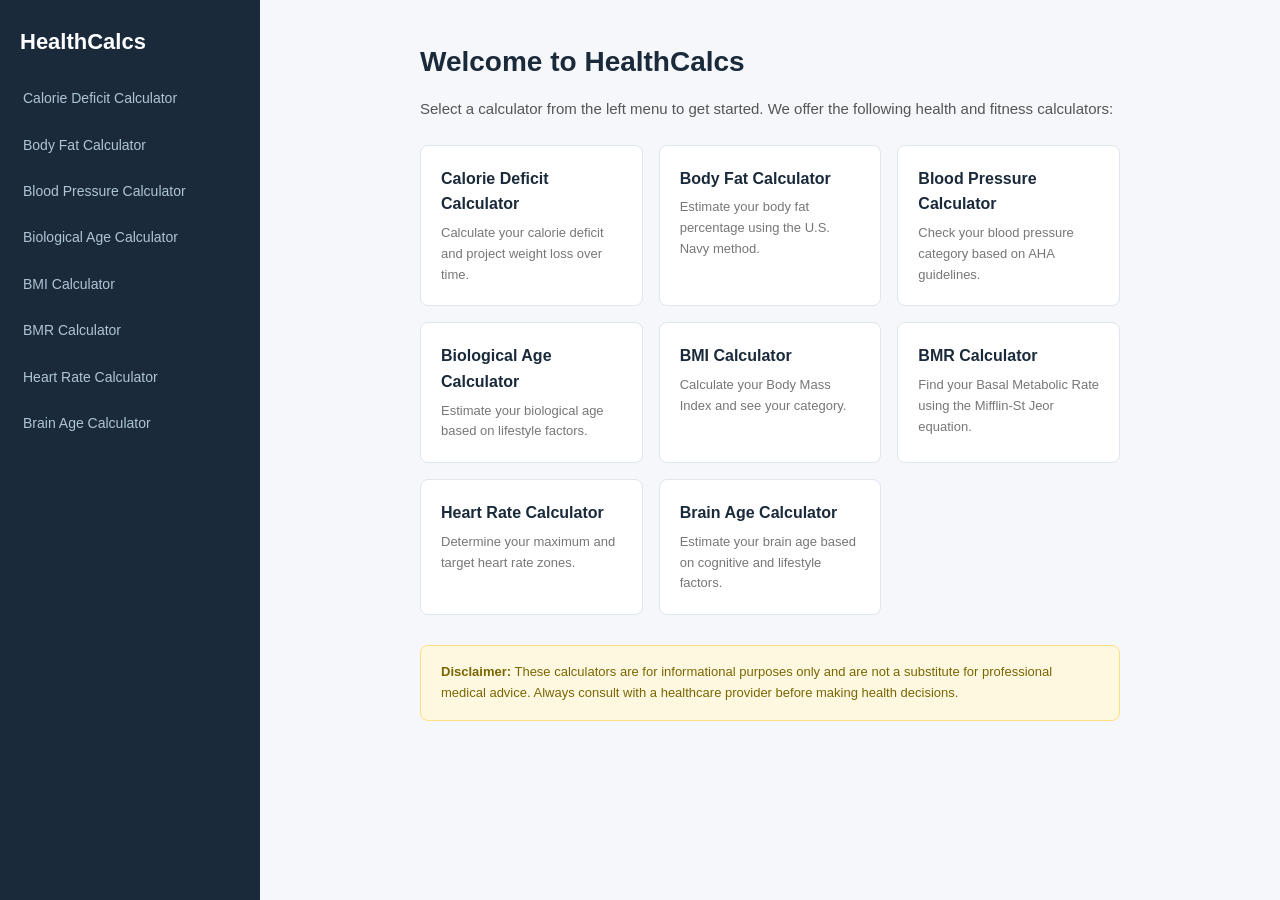
<file: index.html>
<!DOCTYPE html>
<html lang="en">
<head>
    <meta charset="UTF-8">
    <meta name="viewport" content="width=device-width, initial-scale=1.0">
    <title>Health Calculators</title>
    <link rel="stylesheet" href="css/style.css">
</head>
<body>
    <div class="layout">
        <aside class="sidebar">
            <div class="sidebar-header">
                <h1><a href="index.html">HealthCalcs</a></h1>
            </div>
            <nav class="sidebar-nav">
                <ul>
                    <li><a href="calorie-deficit.html">Calorie Deficit Calculator</a></li>
                    <li><a href="body-fat.html">Body Fat Calculator</a></li>
                    <li><a href="blood-pressure.html">Blood Pressure Calculator</a></li>
                    <li><a href="biological-age.html">Biological Age Calculator</a></li>
                    <li><a href="bmi.html">BMI Calculator</a></li>
                    <li><a href="bmr.html">BMR Calculator</a></li>
                    <li><a href="heart-rate.html">Heart Rate Calculator</a></li>
                    <li><a href="brain-age.html">Brain Age Calculator</a></li>
                </ul>
            </nav>
        </aside>
        <main class="content">
            <div class="content-inner">
                <h2>Welcome to HealthCalcs</h2>
                <p>Select a calculator from the left menu to get started. We offer the following health and fitness calculators:</p>
                <div class="card-grid">
                    <a href="calorie-deficit.html" class="card">
                        <h3>Calorie Deficit Calculator</h3>
                        <p>Calculate your calorie deficit and project weight loss over time.</p>
                    </a>
                    <a href="body-fat.html" class="card">
                        <h3>Body Fat Calculator</h3>
                        <p>Estimate your body fat percentage using the U.S. Navy method.</p>
                    </a>
                    <a href="blood-pressure.html" class="card">
                        <h3>Blood Pressure Calculator</h3>
                        <p>Check your blood pressure category based on AHA guidelines.</p>
                    </a>
                    <a href="biological-age.html" class="card">
                        <h3>Biological Age Calculator</h3>
                        <p>Estimate your biological age based on lifestyle factors.</p>
                    </a>
                    <a href="bmi.html" class="card">
                        <h3>BMI Calculator</h3>
                        <p>Calculate your Body Mass Index and see your category.</p>
                    </a>
                    <a href="bmr.html" class="card">
                        <h3>BMR Calculator</h3>
                        <p>Find your Basal Metabolic Rate using the Mifflin-St Jeor equation.</p>
                    </a>
                    <a href="heart-rate.html" class="card">
                        <h3>Heart Rate Calculator</h3>
                        <p>Determine your maximum and target heart rate zones.</p>
                    </a>
                    <a href="brain-age.html" class="card">
                        <h3>Brain Age Calculator</h3>
                        <p>Estimate your brain age based on cognitive and lifestyle factors.</p>
                    </a>
                </div>
                <div class="disclaimer">
                    <p><strong>Disclaimer:</strong> These calculators are for informational purposes only and are not a substitute for professional medical advice. Always consult with a healthcare provider before making health decisions.</p>
                </div>
            </div>
        </main>
    </div>
</body>
</html>
</file>
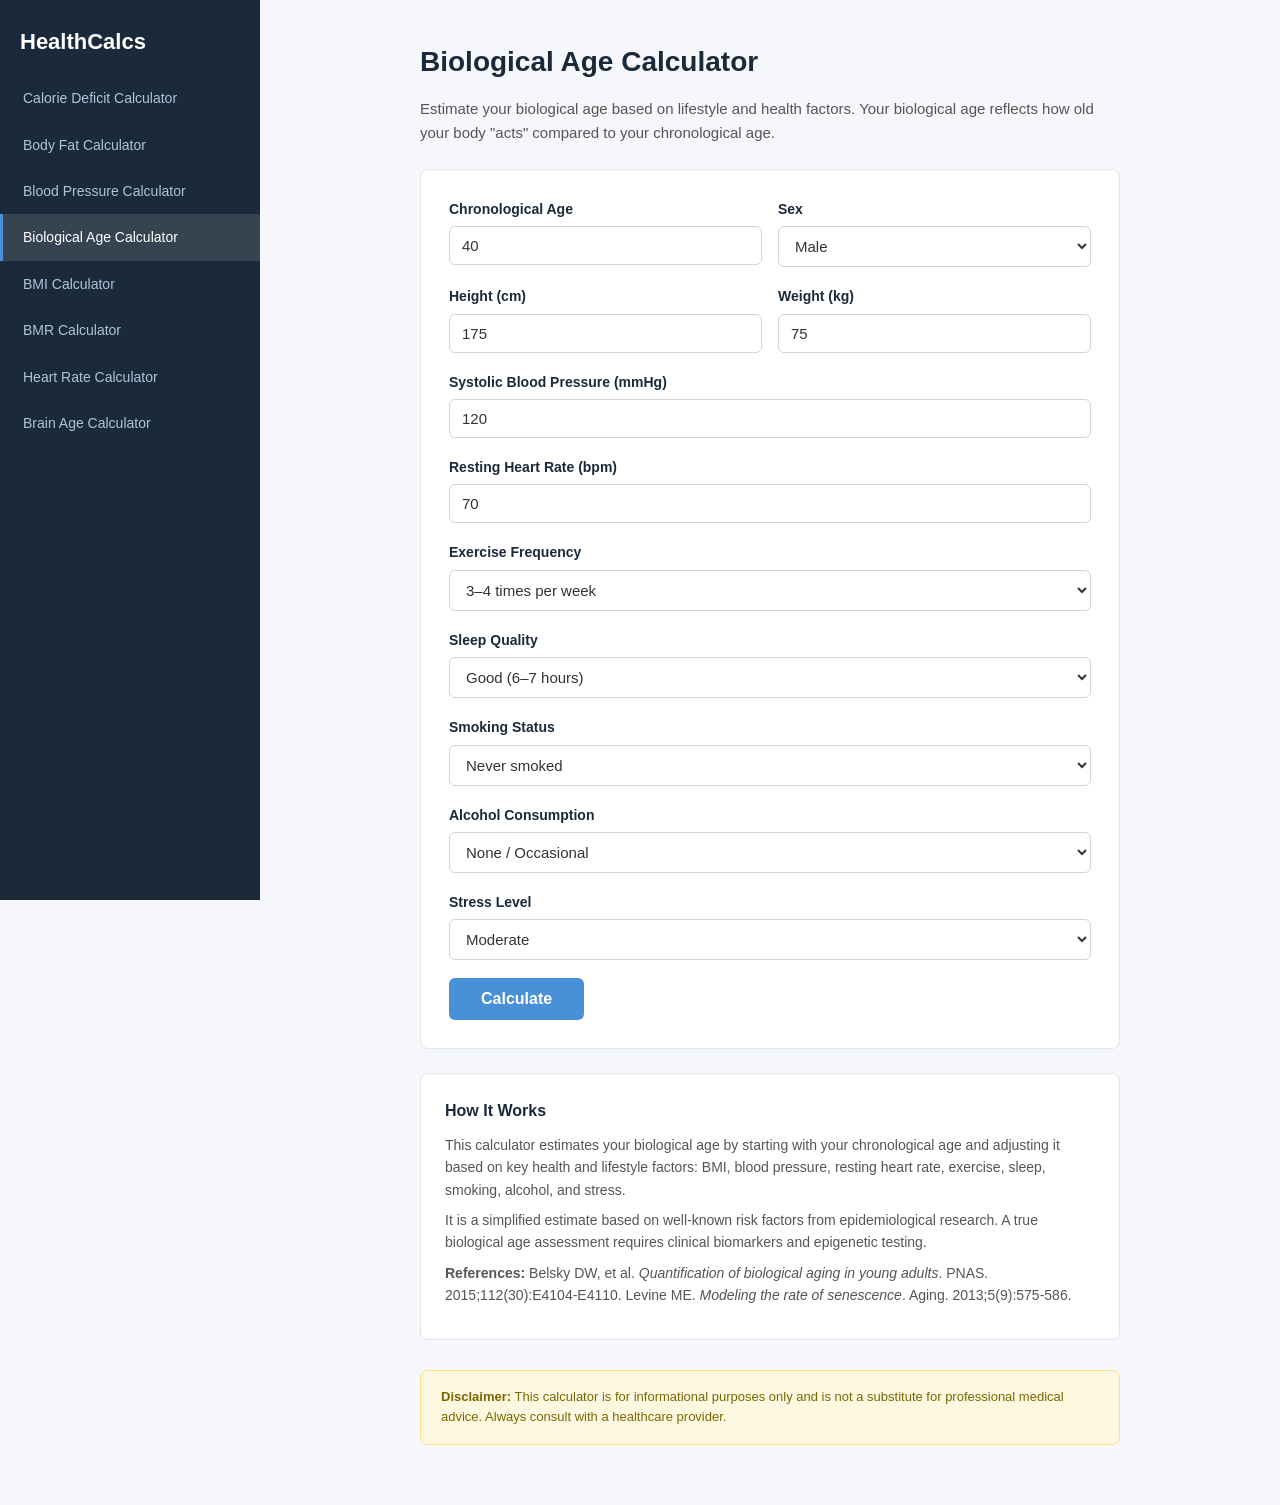
<file: biological-age.html>
<!DOCTYPE html>
<html lang="en">
<head>
    <meta charset="UTF-8">
    <meta name="viewport" content="width=device-width, initial-scale=1.0">
    <title>Biological Age Calculator</title>
    <link rel="stylesheet" href="css/style.css">
</head>
<body>
    <div class="layout">
        <aside class="sidebar">
            <div class="sidebar-header">
                <h1><a href="index.html">HealthCalcs</a></h1>
            </div>
            <nav class="sidebar-nav">
                <ul>
                    <li><a href="calorie-deficit.html">Calorie Deficit Calculator</a></li>
                    <li><a href="body-fat.html">Body Fat Calculator</a></li>
                    <li><a href="blood-pressure.html">Blood Pressure Calculator</a></li>
                    <li><a href="biological-age.html" class="active">Biological Age Calculator</a></li>
                    <li><a href="bmi.html">BMI Calculator</a></li>
                    <li><a href="bmr.html">BMR Calculator</a></li>
                    <li><a href="heart-rate.html">Heart Rate Calculator</a></li>
                    <li><a href="brain-age.html">Brain Age Calculator</a></li>
                </ul>
            </nav>
        </aside>
        <main class="content">
            <div class="content-inner">
                <h2>Biological Age Calculator</h2>
                <p>Estimate your biological age based on lifestyle and health factors. Your biological age reflects how old your body "acts" compared to your chronological age.</p>

                <form class="calc-form" id="calcForm">
                    <div class="form-row">
                        <div class="form-group">
                            <label>Chronological Age</label>
                            <input type="number" id="age" min="18" max="100" value="40" required>
                        </div>
                        <div class="form-group">
                            <label>Sex</label>
                            <select id="sex">
                                <option value="male">Male</option>
                                <option value="female">Female</option>
                            </select>
                        </div>
                    </div>
                    <div class="form-row">
                        <div class="form-group">
                            <label>Height (cm)</label>
                            <input type="number" id="height" min="100" max="250" value="175" required>
                        </div>
                        <div class="form-group">
                            <label>Weight (kg)</label>
                            <input type="number" id="weight" min="30" max="300" value="75" step="0.1" required>
                        </div>
                    </div>
                    <div class="form-group">
                        <label>Systolic Blood Pressure (mmHg)</label>
                        <input type="number" id="bp" min="80" max="220" value="120" required>
                    </div>
                    <div class="form-group">
                        <label>Resting Heart Rate (bpm)</label>
                        <input type="number" id="rhr" min="30" max="150" value="70" required>
                    </div>
                    <div class="form-group">
                        <label>Exercise Frequency</label>
                        <select id="exercise">
                            <option value="-3">Rarely / Never</option>
                            <option value="-1">1–2 times per week</option>
                            <option value="0" selected>3–4 times per week</option>
                            <option value="2">5+ times per week</option>
                        </select>
                    </div>
                    <div class="form-group">
                        <label>Sleep Quality</label>
                        <select id="sleep">
                            <option value="3">Excellent (7–8 hours, restful)</option>
                            <option value="0" selected>Good (6–7 hours)</option>
                            <option value="-2">Poor (less than 6 hours or restless)</option>
                        </select>
                    </div>
                    <div class="form-group">
                        <label>Smoking Status</label>
                        <select id="smoking">
                            <option value="0" selected>Never smoked</option>
                            <option value="-2">Former smoker</option>
                            <option value="-6">Current smoker</option>
                        </select>
                    </div>
                    <div class="form-group">
                        <label>Alcohol Consumption</label>
                        <select id="alcohol">
                            <option value="0" selected>None / Occasional</option>
                            <option value="-1">Moderate (1–2 drinks/day)</option>
                            <option value="-3">Heavy (3+ drinks/day)</option>
                        </select>
                    </div>
                    <div class="form-group">
                        <label>Stress Level</label>
                        <select id="stress">
                            <option value="2">Low</option>
                            <option value="0" selected>Moderate</option>
                            <option value="-3">High</option>
                        </select>
                    </div>
                    <button type="submit" class="btn">Calculate</button>
                </form>

                <div class="result-box" id="result">
                    <h3>Your Results</h3>
                    <div id="resultContent"></div>
                </div>

                <div class="info-box">
                    <h3>How It Works</h3>
                    <p>This calculator estimates your biological age by starting with your chronological age and adjusting it based on key health and lifestyle factors: BMI, blood pressure, resting heart rate, exercise, sleep, smoking, alcohol, and stress.</p>
                    <p>It is a simplified estimate based on well-known risk factors from epidemiological research. A true biological age assessment requires clinical biomarkers and epigenetic testing.</p>
                    <p><strong>References:</strong> Belsky DW, et al. <em>Quantification of biological aging in young adults</em>. PNAS. 2015;112(30):E4104-E4110. Levine ME. <em>Modeling the rate of senescence</em>. Aging. 2013;5(9):575-586.</p>
                </div>

                <div class="disclaimer">
                    <p><strong>Disclaimer:</strong> This calculator is for informational purposes only and is not a substitute for professional medical advice. Always consult with a healthcare provider.</p>
                </div>
            </div>
        </main>
    </div>
    <script>
    document.getElementById('calcForm').addEventListener('submit', function(e) {
        e.preventDefault();
        var age = parseFloat(document.getElementById('age').value);
        var height = parseFloat(document.getElementById('height').value);
        var weight = parseFloat(document.getElementById('weight').value);
        var bp = parseFloat(document.getElementById('bp').value);
        var rhr = parseFloat(document.getElementById('rhr').value);
        var exercise = parseFloat(document.getElementById('exercise').value);
        var sleep = parseFloat(document.getElementById('sleep').value);
        var smoking = parseFloat(document.getElementById('smoking').value);
        var alcohol = parseFloat(document.getElementById('alcohol').value);
        var stress = parseFloat(document.getElementById('stress').value);

        // BMI adjustment
        var bmi = weight / Math.pow(height / 100, 2);
        var bmiAdj = 0;
        if (bmi < 18.5) bmiAdj = -1;
        else if (bmi >= 18.5 && bmi < 25) bmiAdj = 2;
        else if (bmi >= 25 && bmi < 30) bmiAdj = -1;
        else if (bmi >= 30 && bmi < 35) bmiAdj = -3;
        else if (bmi >= 35) bmiAdj = -5;

        // Blood pressure adjustment
        var bpAdj = 0;
        if (bp < 120) bpAdj = 2;
        else if (bp >= 120 && bp < 130) bpAdj = 0;
        else if (bp >= 130 && bp < 140) bpAdj = -2;
        else if (bp >= 140 && bp < 160) bpAdj = -4;
        else if (bp >= 160) bpAdj = -7;

        // Resting heart rate adjustment
        var rhrAdj = 0;
        if (rhr < 60) rhrAdj = 2;
        else if (rhr >= 60 && rhr < 70) rhrAdj = 1;
        else if (rhr >= 70 && rhr < 80) rhrAdj = 0;
        else if (rhr >= 80 && rhr < 90) rhrAdj = -1;
        else if (rhr >= 90) rhrAdj = -3;

        var totalAdj = bmiAdj + bpAdj + rhrAdj + exercise + sleep + smoking + alcohol + stress;
        var bioAge = Math.round((age + totalAdj) * 10) / 10;
        bioAge = Math.max(bioAge, 18);

        var diff = bioAge - age;
        var diffText, diffColor;
        if (diff < -1) {
            diffText = Math.abs(diff).toFixed(1) + ' years younger than your chronological age. Great job!';
            diffColor = '#27ae60';
        } else if (diff > 1) {
            diffText = diff.toFixed(1) + ' years older than your chronological age. Consider lifestyle improvements.';
            diffColor = '#e74c3c';
        } else {
            diffText = 'About the same as your chronological age. Keep maintaining healthy habits!';
            diffColor = '#f39c12';
        }

        var html = '<div class="result-label">Your estimated biological age:</div>';
        html += '<div class="big-number">' + bioAge + '</div>';
        html += '<div class="result-label" style="color:' + diffColor + ';">' + diffText + '</div>';
        html += '<table>';
        html += '<tr><th>Factor</th><th>Adjustment</th></tr>';
        html += '<tr><td>BMI (' + bmi.toFixed(1) + ')</td><td>' + (bmiAdj > 0 ? '+' : '') + bmiAdj + ' yrs</td></tr>';
        html += '<tr><td>Blood Pressure (' + bp + ' mmHg)</td><td>' + (bpAdj > 0 ? '+' : '') + bpAdj + ' yrs</td></tr>';
        html += '<tr><td>Resting Heart Rate (' + rhr + ' bpm)</td><td>' + (rhrAdj > 0 ? '+' : '') + rhrAdj + ' yrs</td></tr>';
        html += '<tr><td>Exercise</td><td>' + (exercise > 0 ? '+' : '') + exercise + ' yrs</td></tr>';
        html += '<tr><td>Sleep</td><td>' + (sleep > 0 ? '+' : '') + sleep + ' yrs</td></tr>';
        html += '<tr><td>Smoking</td><td>' + smoking + ' yrs</td></tr>';
        html += '<tr><td>Alcohol</td><td>' + alcohol + ' yrs</td></tr>';
        html += '<tr><td>Stress</td><td>' + (stress > 0 ? '+' : '') + stress + ' yrs</td></tr>';
        html += '<tr style="font-weight:700;"><td>Total Adjustment</td><td>' + (totalAdj > 0 ? '+' : '') + totalAdj + ' yrs</td></tr>';
        html += '</table>';
        document.getElementById('resultContent').innerHTML = html;
        document.getElementById('result').classList.add('show');
    });
    </script>
</body>
</html>
</file>
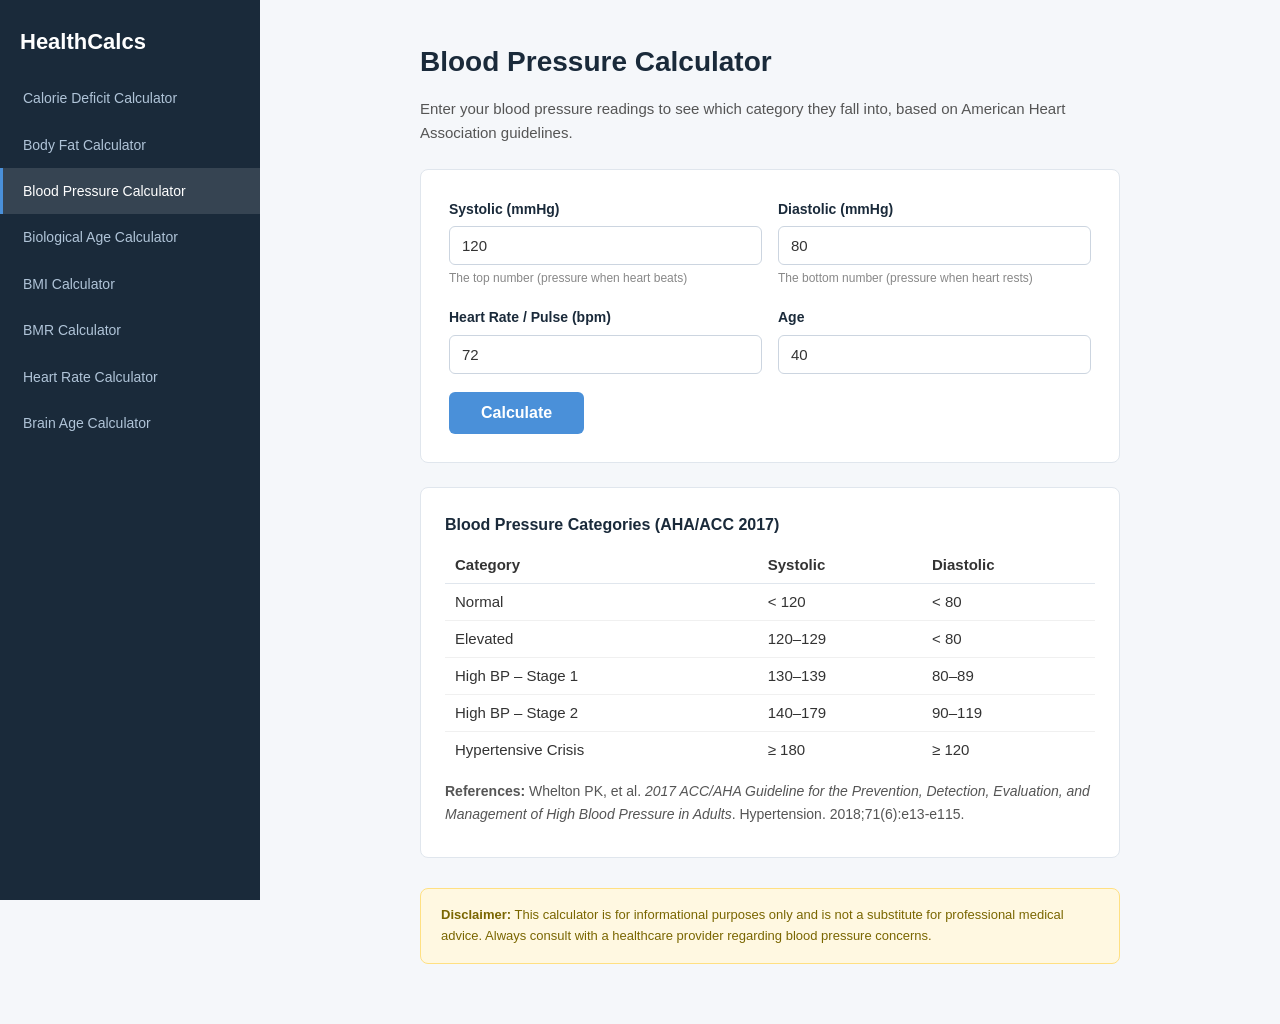
<file: blood-pressure.html>
<!DOCTYPE html>
<html lang="en">
<head>
    <meta charset="UTF-8">
    <meta name="viewport" content="width=device-width, initial-scale=1.0">
    <title>Blood Pressure Calculator</title>
    <link rel="stylesheet" href="css/style.css">
</head>
<body>
    <div class="layout">
        <aside class="sidebar">
            <div class="sidebar-header">
                <h1><a href="index.html">HealthCalcs</a></h1>
            </div>
            <nav class="sidebar-nav">
                <ul>
                    <li><a href="calorie-deficit.html">Calorie Deficit Calculator</a></li>
                    <li><a href="body-fat.html">Body Fat Calculator</a></li>
                    <li><a href="blood-pressure.html" class="active">Blood Pressure Calculator</a></li>
                    <li><a href="biological-age.html">Biological Age Calculator</a></li>
                    <li><a href="bmi.html">BMI Calculator</a></li>
                    <li><a href="bmr.html">BMR Calculator</a></li>
                    <li><a href="heart-rate.html">Heart Rate Calculator</a></li>
                    <li><a href="brain-age.html">Brain Age Calculator</a></li>
                </ul>
            </nav>
        </aside>
        <main class="content">
            <div class="content-inner">
                <h2>Blood Pressure Calculator</h2>
                <p>Enter your blood pressure readings to see which category they fall into, based on American Heart Association guidelines.</p>

                <form class="calc-form" id="calcForm">
                    <div class="form-row">
                        <div class="form-group">
                            <label>Systolic (mmHg)</label>
                            <input type="number" id="systolic" min="70" max="250" value="120" required>
                            <div class="hint">The top number (pressure when heart beats)</div>
                        </div>
                        <div class="form-group">
                            <label>Diastolic (mmHg)</label>
                            <input type="number" id="diastolic" min="40" max="150" value="80" required>
                            <div class="hint">The bottom number (pressure when heart rests)</div>
                        </div>
                    </div>
                    <div class="form-row">
                        <div class="form-group">
                            <label>Heart Rate / Pulse (bpm)</label>
                            <input type="number" id="pulse" min="30" max="220" value="72" required>
                        </div>
                        <div class="form-group">
                            <label>Age</label>
                            <input type="number" id="age" min="1" max="120" value="40" required>
                        </div>
                    </div>
                    <button type="submit" class="btn">Calculate</button>
                </form>

                <div class="result-box" id="result">
                    <h3>Your Results</h3>
                    <div id="resultContent"></div>
                </div>

                <div class="info-box">
                    <h3>Blood Pressure Categories (AHA/ACC 2017)</h3>
                    <table style="width:100%;border-collapse:collapse;margin-top:8px;">
                        <tr style="border-bottom:1px solid #e0e6ed;">
                            <th style="text-align:left;padding:6px 10px;">Category</th>
                            <th style="text-align:left;padding:6px 10px;">Systolic</th>
                            <th style="text-align:left;padding:6px 10px;">Diastolic</th>
                        </tr>
                        <tr style="border-bottom:1px solid #f0f0f0;">
                            <td style="padding:6px 10px;">Normal</td>
                            <td style="padding:6px 10px;">&lt; 120</td>
                            <td style="padding:6px 10px;">&lt; 80</td>
                        </tr>
                        <tr style="border-bottom:1px solid #f0f0f0;">
                            <td style="padding:6px 10px;">Elevated</td>
                            <td style="padding:6px 10px;">120–129</td>
                            <td style="padding:6px 10px;">&lt; 80</td>
                        </tr>
                        <tr style="border-bottom:1px solid #f0f0f0;">
                            <td style="padding:6px 10px;">High BP – Stage 1</td>
                            <td style="padding:6px 10px;">130–139</td>
                            <td style="padding:6px 10px;">80–89</td>
                        </tr>
                        <tr style="border-bottom:1px solid #f0f0f0;">
                            <td style="padding:6px 10px;">High BP – Stage 2</td>
                            <td style="padding:6px 10px;">140–179</td>
                            <td style="padding:6px 10px;">90–119</td>
                        </tr>
                        <tr>
                            <td style="padding:6px 10px;">Hypertensive Crisis</td>
                            <td style="padding:6px 10px;">≥ 180</td>
                            <td style="padding:6px 10px;">≥ 120</td>
                        </tr>
                    </table>
                    <p style="margin-top:12px;"><strong>References:</strong> Whelton PK, et al. <em>2017 ACC/AHA Guideline for the Prevention, Detection, Evaluation, and Management of High Blood Pressure in Adults</em>. Hypertension. 2018;71(6):e13-e115.</p>
                </div>

                <div class="disclaimer">
                    <p><strong>Disclaimer:</strong> This calculator is for informational purposes only and is not a substitute for professional medical advice. Always consult with a healthcare provider regarding blood pressure concerns.</p>
                </div>
            </div>
        </main>
    </div>
    <script>
    document.getElementById('calcForm').addEventListener('submit', function(e) {
        e.preventDefault();
        var sys = parseFloat(document.getElementById('systolic').value);
        var dia = parseFloat(document.getElementById('diastolic').value);
        var pulse = parseFloat(document.getElementById('pulse').value);
        var age = parseFloat(document.getElementById('age').value);

        var category, color;
        if (sys >= 180 || dia >= 120) {
            category = 'Hypertensive Crisis';
            color = '#c0392b';
        } else if (sys >= 140 || dia >= 90) {
            category = 'High Blood Pressure – Stage 2';
            color = '#e74c3c';
        } else if (sys >= 130 || dia >= 80) {
            category = 'High Blood Pressure – Stage 1';
            color = '#e67e22';
        } else if (sys >= 120) {
            category = 'Elevated';
            color = '#f39c12';
        } else {
            category = 'Normal';
            color = '#27ae60';
        }

        // MAP (Mean Arterial Pressure)
        var map = Math.round((dia + (sys - dia) / 3) * 10) / 10;

        // Pulse pressure
        var pp = sys - dia;

        var html = '<div class="result-label">Your blood pressure category:</div>';
        html += '<div class="big-number" style="color:' + color + ';">' + category + '</div>';
        html += '<table>';
        html += '<tr><th>Metric</th><th>Value</th></tr>';
        html += '<tr><td>Systolic</td><td>' + sys + ' mmHg</td></tr>';
        html += '<tr><td>Diastolic</td><td>' + dia + ' mmHg</td></tr>';
        html += '<tr><td>Pulse Pressure</td><td>' + pp + ' mmHg</td></tr>';
        html += '<tr><td>Mean Arterial Pressure (MAP)</td><td>' + map.toFixed(1) + ' mmHg</td></tr>';
        html += '<tr><td>Heart Rate</td><td>' + pulse + ' bpm</td></tr>';
        html += '</table>';

        if (category === 'Hypertensive Crisis') {
            html += '<p style="margin-top:12px;color:#c0392b;font-size:13px;"><strong>Warning:</strong> This reading indicates a hypertensive crisis. Seek emergency medical attention immediately.</p>';
        } else if (category.indexOf('Stage') !== -1) {
            html += '<p style="margin-top:12px;color:#e67e22;font-size:13px;"><strong>Warning:</strong> Your blood pressure is elevated. Please consult with a healthcare provider.</p>';
        }

        document.getElementById('resultContent').innerHTML = html;
        document.getElementById('result').classList.add('show');
    });
    </script>
</body>
</html>
</file>
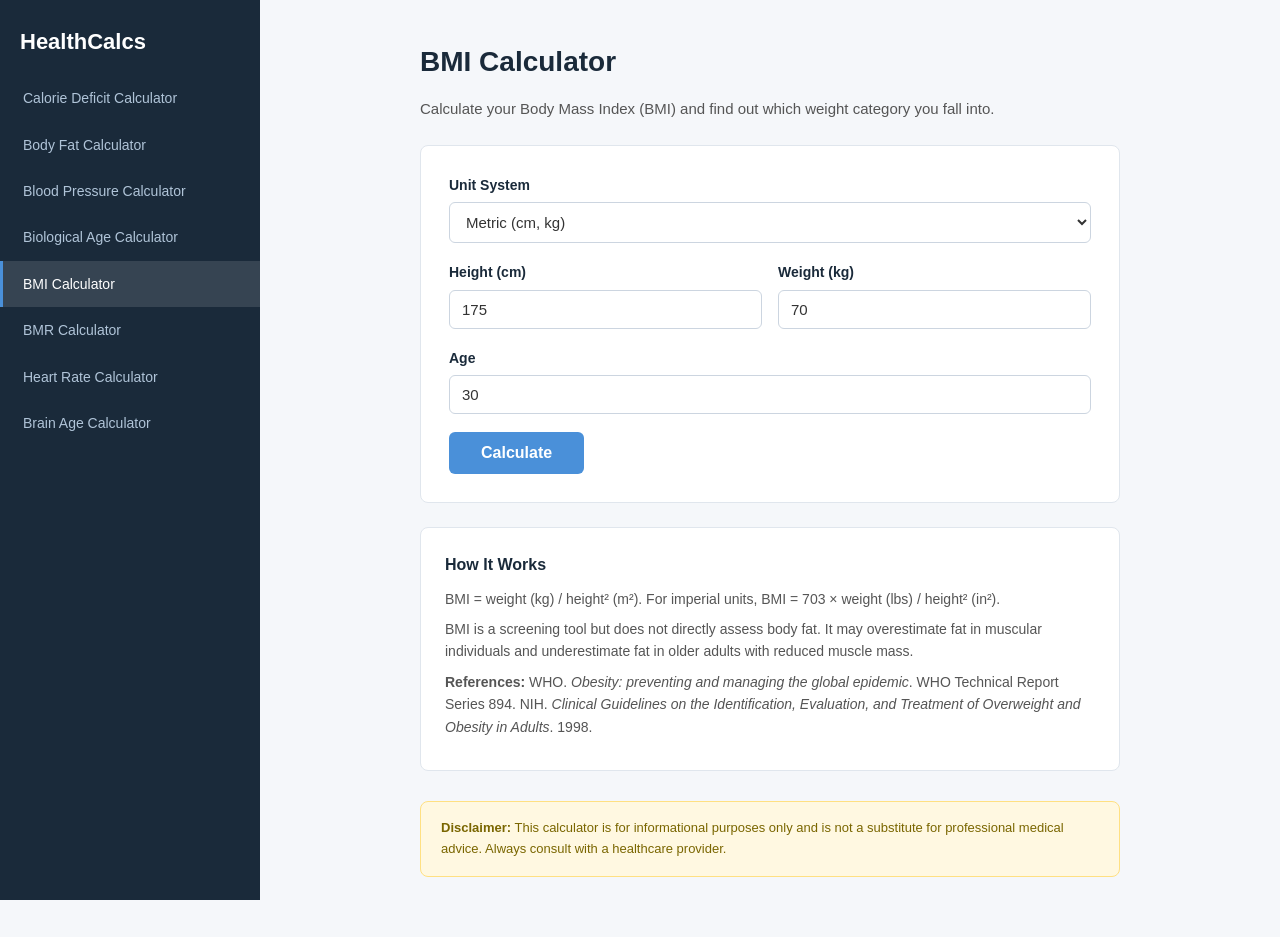
<file: bmi.html>
<!DOCTYPE html>
<html lang="en">
<head>
    <meta charset="UTF-8">
    <meta name="viewport" content="width=device-width, initial-scale=1.0">
    <title>BMI Calculator</title>
    <link rel="stylesheet" href="css/style.css">
</head>
<body>
    <div class="layout">
        <aside class="sidebar">
            <div class="sidebar-header">
                <h1><a href="index.html">HealthCalcs</a></h1>
            </div>
            <nav class="sidebar-nav">
                <ul>
                    <li><a href="calorie-deficit.html">Calorie Deficit Calculator</a></li>
                    <li><a href="body-fat.html">Body Fat Calculator</a></li>
                    <li><a href="blood-pressure.html">Blood Pressure Calculator</a></li>
                    <li><a href="biological-age.html">Biological Age Calculator</a></li>
                    <li><a href="bmi.html" class="active">BMI Calculator</a></li>
                    <li><a href="bmr.html">BMR Calculator</a></li>
                    <li><a href="heart-rate.html">Heart Rate Calculator</a></li>
                    <li><a href="brain-age.html">Brain Age Calculator</a></li>
                </ul>
            </nav>
        </aside>
        <main class="content">
            <div class="content-inner">
                <h2>BMI Calculator</h2>
                <p>Calculate your Body Mass Index (BMI) and find out which weight category you fall into.</p>

                <form class="calc-form" id="calcForm">
                    <div class="form-group">
                        <label>Unit System</label>
                        <select id="unit">
                            <option value="metric">Metric (cm, kg)</option>
                            <option value="imperial">Imperial (in, lbs)</option>
                        </select>
                    </div>
                    <div class="form-row">
                        <div class="form-group">
                            <label id="heightLabel">Height (cm)</label>
                            <input type="number" id="height" min="50" max="300" value="175" step="0.1" required>
                        </div>
                        <div class="form-group">
                            <label id="weightLabel">Weight (kg)</label>
                            <input type="number" id="weight" min="20" max="500" value="70" step="0.1" required>
                        </div>
                    </div>
                    <div class="form-group">
                        <label>Age</label>
                        <input type="number" id="age" min="2" max="120" value="30" required>
                    </div>
                    <button type="submit" class="btn">Calculate</button>
                </form>

                <div class="result-box" id="result">
                    <h3>Your Results</h3>
                    <div id="resultContent"></div>
                </div>

                <div class="info-box">
                    <h3>How It Works</h3>
                    <p>BMI = weight (kg) / height² (m²). For imperial units, BMI = 703 × weight (lbs) / height² (in²).</p>
                    <p>BMI is a screening tool but does not directly assess body fat. It may overestimate fat in muscular individuals and underestimate fat in older adults with reduced muscle mass.</p>
                    <p><strong>References:</strong> WHO. <em>Obesity: preventing and managing the global epidemic</em>. WHO Technical Report Series 894. NIH. <em>Clinical Guidelines on the Identification, Evaluation, and Treatment of Overweight and Obesity in Adults</em>. 1998.</p>
                </div>

                <div class="disclaimer">
                    <p><strong>Disclaimer:</strong> This calculator is for informational purposes only and is not a substitute for professional medical advice. Always consult with a healthcare provider.</p>
                </div>
            </div>
        </main>
    </div>
    <script>
    document.getElementById('unit').addEventListener('change', function() {
        if (this.value === 'metric') {
            document.getElementById('heightLabel').textContent = 'Height (cm)';
            document.getElementById('weightLabel').textContent = 'Weight (kg)';
            document.getElementById('height').value = 175;
            document.getElementById('weight').value = 70;
        } else {
            document.getElementById('heightLabel').textContent = 'Height (inches)';
            document.getElementById('weightLabel').textContent = 'Weight (lbs)';
            document.getElementById('height').value = 69;
            document.getElementById('weight').value = 154;
        }
    });

    document.getElementById('calcForm').addEventListener('submit', function(e) {
        e.preventDefault();
        var unit = document.getElementById('unit').value;
        var height = parseFloat(document.getElementById('height').value);
        var weight = parseFloat(document.getElementById('weight').value);
        var age = parseFloat(document.getElementById('age').value);

        var bmi;
        if (unit === 'metric') {
            bmi = weight / Math.pow(height / 100, 2);
        } else {
            bmi = 703 * weight / Math.pow(height, 2);
        }
        bmi = Math.round(bmi * 10) / 10;

        var category, color;
        if (bmi < 18.5) { category = 'Underweight'; color = '#3498db'; }
        else if (bmi < 25) { category = 'Normal weight'; color = '#27ae60'; }
        else if (bmi < 30) { category = 'Overweight'; color = '#f39c12'; }
        else if (bmi < 35) { category = 'Obese (Class I)'; color = '#e67e22'; }
        else if (bmi < 40) { category = 'Obese (Class II)'; color = '#e74c3c'; }
        else { category = 'Obese (Class III)'; color = '#c0392b'; }

        // Healthy weight range
        var hMeters = unit === 'metric' ? height / 100 : height * 0.0254;
        var minWeight = 18.5 * hMeters * hMeters;
        var maxWeight = 24.9 * hMeters * hMeters;
        if (unit === 'imperial') {
            minWeight = Math.round(minWeight * 2.20462);
            maxWeight = Math.round(maxWeight * 2.20462);
        } else {
            minWeight = Math.round(minWeight * 10) / 10;
            maxWeight = Math.round(maxWeight * 10) / 10;
        }
        var unitLabel = unit === 'metric' ? 'kg' : 'lbs';

        var html = '<div class="result-label">Your BMI:</div>';
        html += '<div class="big-number" style="color:' + color + ';">' + bmi + '</div>';
        html += '<div class="result-label">Category: <strong>' + category + '</strong></div>';
        html += '<table>';
        html += '<tr><th>Category</th><th>BMI Range</th></tr>';
        html += '<tr><td>Underweight</td><td>&lt; 18.5</td></tr>';
        html += '<tr><td>Normal weight</td><td>18.5 – 24.9</td></tr>';
        html += '<tr><td>Overweight</td><td>25.0 – 29.9</td></tr>';
        html += '<tr><td>Obese (Class I)</td><td>30.0 – 34.9</td></tr>';
        html += '<tr><td>Obese (Class II)</td><td>35.0 – 39.9</td></tr>';
        html += '<tr><td>Obese (Class III)</td><td>≥ 40.0</td></tr>';
        html += '</table>';
        html += '<p style="margin-top:12px;font-size:14px;color:#555;">Healthy weight range for your height: <strong>' + minWeight + ' – ' + maxWeight + ' ' + unitLabel + '</strong></p>';
        document.getElementById('resultContent').innerHTML = html;
        document.getElementById('result').classList.add('show');
    });
    </script>
</body>
</html>
</file>
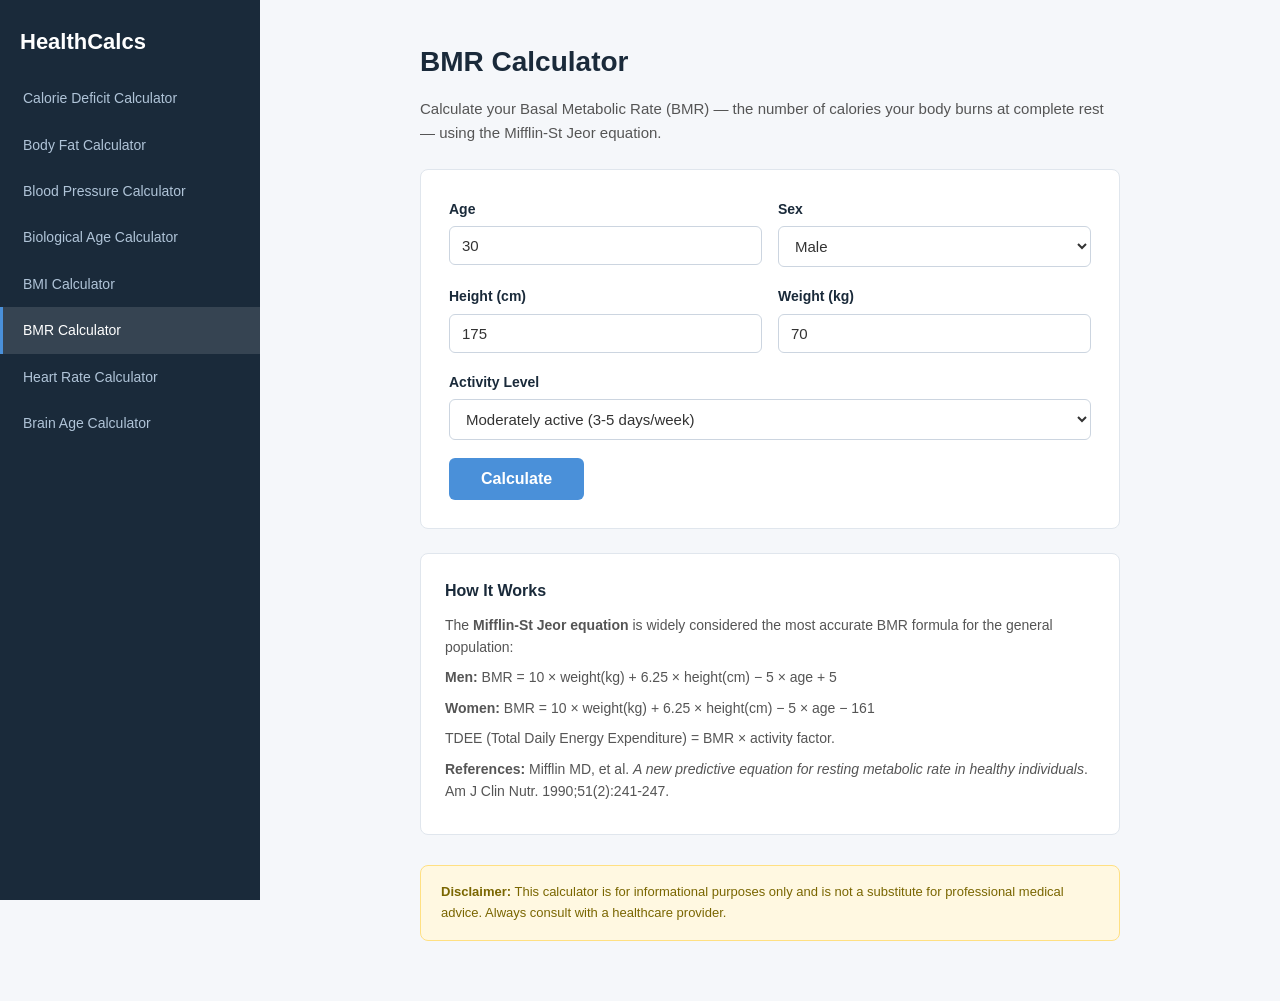
<file: bmr.html>
<!DOCTYPE html>
<html lang="en">
<head>
    <meta charset="UTF-8">
    <meta name="viewport" content="width=device-width, initial-scale=1.0">
    <title>BMR Calculator</title>
    <link rel="stylesheet" href="css/style.css">
</head>
<body>
    <div class="layout">
        <aside class="sidebar">
            <div class="sidebar-header">
                <h1><a href="index.html">HealthCalcs</a></h1>
            </div>
            <nav class="sidebar-nav">
                <ul>
                    <li><a href="calorie-deficit.html">Calorie Deficit Calculator</a></li>
                    <li><a href="body-fat.html">Body Fat Calculator</a></li>
                    <li><a href="blood-pressure.html">Blood Pressure Calculator</a></li>
                    <li><a href="biological-age.html">Biological Age Calculator</a></li>
                    <li><a href="bmi.html">BMI Calculator</a></li>
                    <li><a href="bmr.html" class="active">BMR Calculator</a></li>
                    <li><a href="heart-rate.html">Heart Rate Calculator</a></li>
                    <li><a href="brain-age.html">Brain Age Calculator</a></li>
                </ul>
            </nav>
        </aside>
        <main class="content">
            <div class="content-inner">
                <h2>BMR Calculator</h2>
                <p>Calculate your Basal Metabolic Rate (BMR) — the number of calories your body burns at complete rest — using the Mifflin-St Jeor equation.</p>

                <form class="calc-form" id="calcForm">
                    <div class="form-row">
                        <div class="form-group">
                            <label>Age</label>
                            <input type="number" id="age" min="1" max="120" value="30" required>
                        </div>
                        <div class="form-group">
                            <label>Sex</label>
                            <select id="sex">
                                <option value="male">Male</option>
                                <option value="female">Female</option>
                            </select>
                        </div>
                    </div>
                    <div class="form-row">
                        <div class="form-group">
                            <label>Height (cm)</label>
                            <input type="number" id="height" min="50" max="300" value="175" required>
                        </div>
                        <div class="form-group">
                            <label>Weight (kg)</label>
                            <input type="number" id="weight" min="20" max="500" value="70" step="0.1" required>
                        </div>
                    </div>
                    <div class="form-group">
                        <label>Activity Level</label>
                        <select id="activity">
                            <option value="1.2">Sedentary (little or no exercise)</option>
                            <option value="1.375">Lightly active (1-3 days/week)</option>
                            <option value="1.55" selected>Moderately active (3-5 days/week)</option>
                            <option value="1.725">Very active (6-7 days/week)</option>
                            <option value="1.9">Extra active (physical job + exercise)</option>
                        </select>
                    </div>
                    <button type="submit" class="btn">Calculate</button>
                </form>

                <div class="result-box" id="result">
                    <h3>Your Results</h3>
                    <div id="resultContent"></div>
                </div>

                <div class="info-box">
                    <h3>How It Works</h3>
                    <p>The <strong>Mifflin-St Jeor equation</strong> is widely considered the most accurate BMR formula for the general population:</p>
                    <p><strong>Men:</strong> BMR = 10 × weight(kg) + 6.25 × height(cm) − 5 × age + 5</p>
                    <p><strong>Women:</strong> BMR = 10 × weight(kg) + 6.25 × height(cm) − 5 × age − 161</p>
                    <p>TDEE (Total Daily Energy Expenditure) = BMR × activity factor.</p>
                    <p><strong>References:</strong> Mifflin MD, et al. <em>A new predictive equation for resting metabolic rate in healthy individuals</em>. Am J Clin Nutr. 1990;51(2):241-247.</p>
                </div>

                <div class="disclaimer">
                    <p><strong>Disclaimer:</strong> This calculator is for informational purposes only and is not a substitute for professional medical advice. Always consult with a healthcare provider.</p>
                </div>
            </div>
        </main>
    </div>
    <script>
    document.getElementById('calcForm').addEventListener('submit', function(e) {
        e.preventDefault();
        var age = parseFloat(document.getElementById('age').value);
        var sex = document.getElementById('sex').value;
        var height = parseFloat(document.getElementById('height').value);
        var weight = parseFloat(document.getElementById('weight').value);
        var activity = parseFloat(document.getElementById('activity').value);

        var bmr;
        if (sex === 'male') {
            bmr = 10 * weight + 6.25 * height - 5 * age + 5;
        } else {
            bmr = 10 * weight + 6.25 * height - 5 * age - 161;
        }
        var tdee = bmr * activity;

        var html = '<div class="result-label">Your BMR (calories at rest):</div>';
        html += '<div class="big-number">' + Math.round(bmr) + ' cal/day</div>';
        html += '<table>';
        html += '<tr><th>Metric</th><th>Value</th></tr>';
        html += '<tr><td>BMR (Basal Metabolic Rate)</td><td>' + Math.round(bmr) + ' cal/day</td></tr>';
        html += '<tr><td>TDEE (Sedentary)</td><td>' + Math.round(bmr * 1.2) + ' cal/day</td></tr>';
        html += '<tr><td>TDEE (Lightly active)</td><td>' + Math.round(bmr * 1.375) + ' cal/day</td></tr>';
        html += '<tr><td>TDEE (Moderately active)</td><td>' + Math.round(bmr * 1.55) + ' cal/day</td></tr>';
        html += '<tr><td>TDEE (Very active)</td><td>' + Math.round(bmr * 1.725) + ' cal/day</td></tr>';
        html += '<tr><td>TDEE (Extra active)</td><td>' + Math.round(bmr * 1.9) + ' cal/day</td></tr>';
        html += '<tr><td>Your TDEE (selected activity)</td><td><strong>' + Math.round(tdee) + ' cal/day</strong></td></tr>';
        html += '</table>';
        html += '<p style="margin-top:12px;font-size:14px;color:#555;">To lose weight: eat below your TDEE. To gain weight: eat above your TDEE. To maintain: eat at your TDEE.</p>';
        document.getElementById('resultContent').innerHTML = html;
        document.getElementById('result').classList.add('show');
    });
    </script>
</body>
</html>
</file>
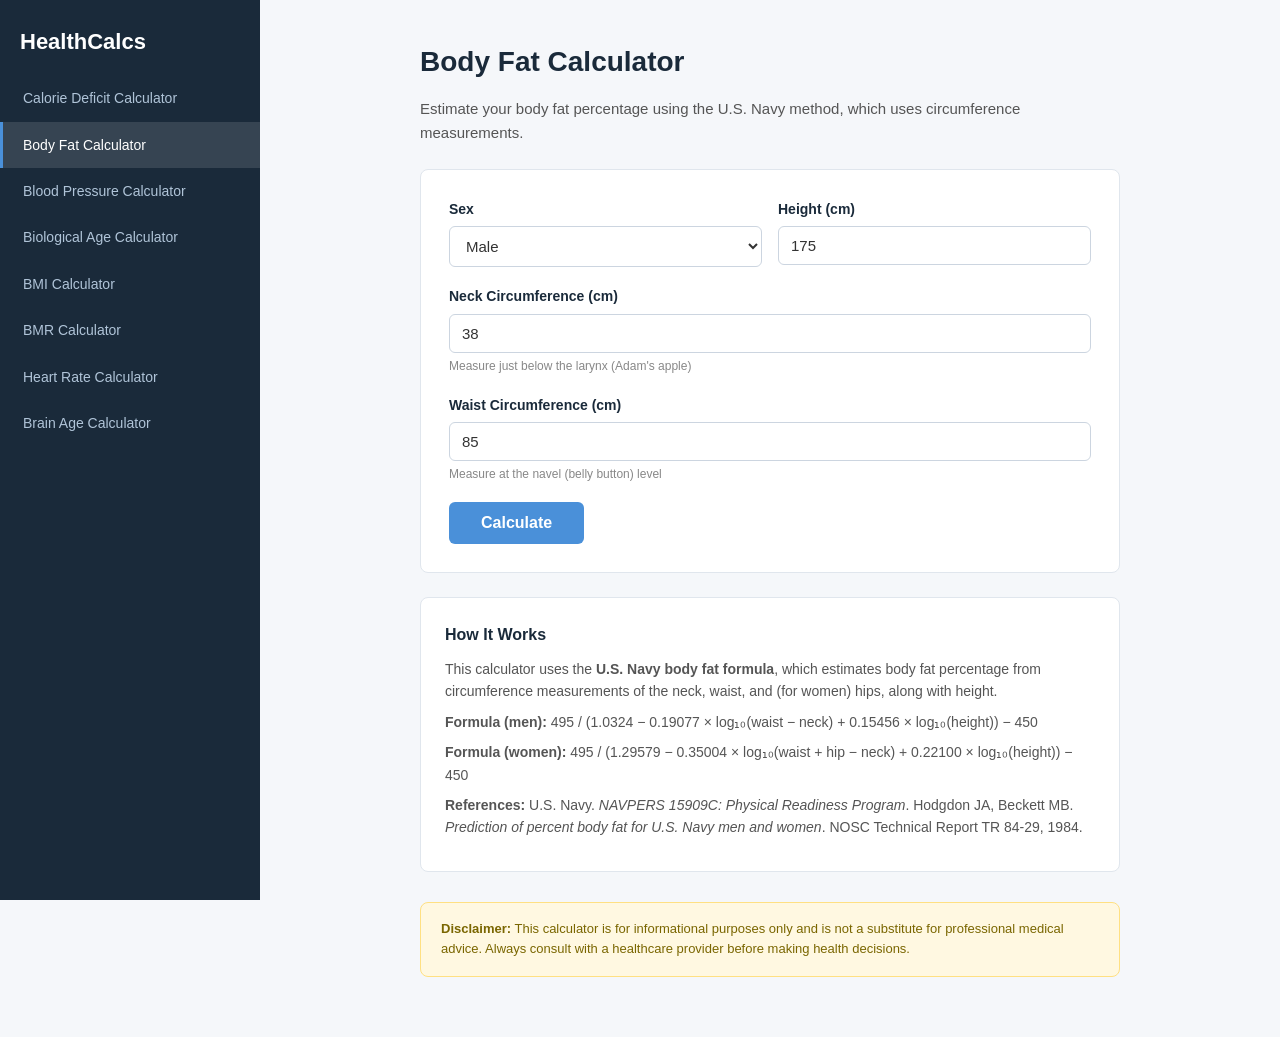
<file: body-fat.html>
<!DOCTYPE html>
<html lang="en">
<head>
    <meta charset="UTF-8">
    <meta name="viewport" content="width=device-width, initial-scale=1.0">
    <title>Body Fat Calculator</title>
    <link rel="stylesheet" href="css/style.css">
</head>
<body>
    <div class="layout">
        <aside class="sidebar">
            <div class="sidebar-header">
                <h1><a href="index.html">HealthCalcs</a></h1>
            </div>
            <nav class="sidebar-nav">
                <ul>
                    <li><a href="calorie-deficit.html">Calorie Deficit Calculator</a></li>
                    <li><a href="body-fat.html" class="active">Body Fat Calculator</a></li>
                    <li><a href="blood-pressure.html">Blood Pressure Calculator</a></li>
                    <li><a href="biological-age.html">Biological Age Calculator</a></li>
                    <li><a href="bmi.html">BMI Calculator</a></li>
                    <li><a href="bmr.html">BMR Calculator</a></li>
                    <li><a href="heart-rate.html">Heart Rate Calculator</a></li>
                    <li><a href="brain-age.html">Brain Age Calculator</a></li>
                </ul>
            </nav>
        </aside>
        <main class="content">
            <div class="content-inner">
                <h2>Body Fat Calculator</h2>
                <p>Estimate your body fat percentage using the U.S. Navy method, which uses circumference measurements.</p>

                <form class="calc-form" id="calcForm">
                    <div class="form-row">
                        <div class="form-group">
                            <label>Sex</label>
                            <select id="sex">
                                <option value="male">Male</option>
                                <option value="female">Female</option>
                            </select>
                        </div>
                        <div class="form-group">
                            <label>Height (cm)</label>
                            <input type="number" id="height" min="100" max="250" value="175" required>
                        </div>
                    </div>
                    <div class="form-group">
                        <label>Neck Circumference (cm)</label>
                        <input type="number" id="neck" min="20" max="80" value="38" step="0.1" required>
                        <div class="hint">Measure just below the larynx (Adam's apple)</div>
                    </div>
                    <div class="form-group">
                        <label>Waist Circumference (cm)</label>
                        <input type="number" id="waist" min="40" max="200" value="85" step="0.1" required>
                        <div class="hint">Measure at the navel (belly button) level</div>
                    </div>
                    <div class="form-group" id="hipGroup" style="display:none;">
                        <label>Hip Circumference (cm)</label>
                        <input type="number" id="hip" min="50" max="200" value="95" step="0.1" required>
                        <div class="hint">Measure at the widest point of the hips/buttocks</div>
                    </div>
                    <button type="submit" class="btn">Calculate</button>
                </form>

                <div class="result-box" id="result">
                    <h3>Your Results</h3>
                    <div id="resultContent"></div>
                </div>

                <div class="info-box">
                    <h3>How It Works</h3>
                    <p>This calculator uses the <strong>U.S. Navy body fat formula</strong>, which estimates body fat percentage from circumference measurements of the neck, waist, and (for women) hips, along with height.</p>
                    <p><strong>Formula (men):</strong> 495 / (1.0324 − 0.19077 × log₁₀(waist − neck) + 0.15456 × log₁₀(height)) − 450</p>
                    <p><strong>Formula (women):</strong> 495 / (1.29579 − 0.35004 × log₁₀(waist + hip − neck) + 0.22100 × log₁₀(height)) − 450</p>
                    <p><strong>References:</strong> U.S. Navy. <em>NAVPERS 15909C: Physical Readiness Program</em>. Hodgdon JA, Beckett MB. <em>Prediction of percent body fat for U.S. Navy men and women</em>. NOSC Technical Report TR 84-29, 1984.</p>
                </div>

                <div class="disclaimer">
                    <p><strong>Disclaimer:</strong> This calculator is for informational purposes only and is not a substitute for professional medical advice. Always consult with a healthcare provider before making health decisions.</p>
                </div>
            </div>
        </main>
    </div>
    <script>
    document.getElementById('sex').addEventListener('change', function() {
        document.getElementById('hipGroup').style.display = this.value === 'female' ? 'block' : 'none';
    });

    document.getElementById('calcForm').addEventListener('submit', function(e) {
        e.preventDefault();
        var sex = document.getElementById('sex').value;
        var height = parseFloat(document.getElementById('height').value);
        var neck = parseFloat(document.getElementById('neck').value);
        var waist = parseFloat(document.getElementById('waist').value);
        var hip = parseFloat(document.getElementById('hip').value);

        var bf;
        if (sex === 'male') {
            if (waist <= neck) { alert('Waist must be greater than neck circumference.'); return; }
            bf = 495 / (1.0324 - 0.19077 * Math.log10(waist - neck) + 0.15456 * Math.log10(height)) - 450;
        } else {
            if (waist + hip <= neck) { alert('Waist + hip must be greater than neck circumference.'); return; }
            bf = 495 / (1.29579 - 0.35004 * Math.log10(waist + hip - neck) + 0.22100 * Math.log10(height)) - 450;
        }

        bf = Math.max(bf, 0);
        var category = '';
        if (sex === 'male') {
            if (bf < 6) category = 'Essential fat';
            else if (bf < 14) category = 'Athletic';
            else if (bf < 18) category = 'Fitness';
            else if (bf < 25) category = 'Acceptable';
            else category = 'Obese';
        } else {
            if (bf < 14) category = 'Essential fat';
            else if (bf < 21) category = 'Athletic';
            else if (bf < 25) category = 'Fitness';
            else if (bf < 32) category = 'Acceptable';
            else category = 'Obese';
        }

        var html = '<div class="result-label">Your estimated body fat:</div>';
        html += '<div class="big-number">' + bf.toFixed(1) + '%</div>';
        html += '<div class="result-label">Category: <strong>' + category + '</strong></div>';
        html += '<table>';
        html += '<tr><th>Category</th><th>Men</th><th>Women</th></tr>';
        html += '<tr><td>Essential fat</td><td>2–5%</td><td>10–13%</td></tr>';
        html += '<tr><td>Athletic</td><td>6–13%</td><td>14–20%</td></tr>';
        html += '<tr><td>Fitness</td><td>14–17%</td><td>21–24%</td></tr>';
        html += '<tr><td>Acceptable</td><td>18–24%</td><td>25–31%</td></tr>';
        html += '<tr><td>Obese</td><td>25%+</td><td>32%+</td></tr>';
        html += '</table>';
        document.getElementById('resultContent').innerHTML = html;
        document.getElementById('result').classList.add('show');
    });
    </script>
</body>
</html>
</file>
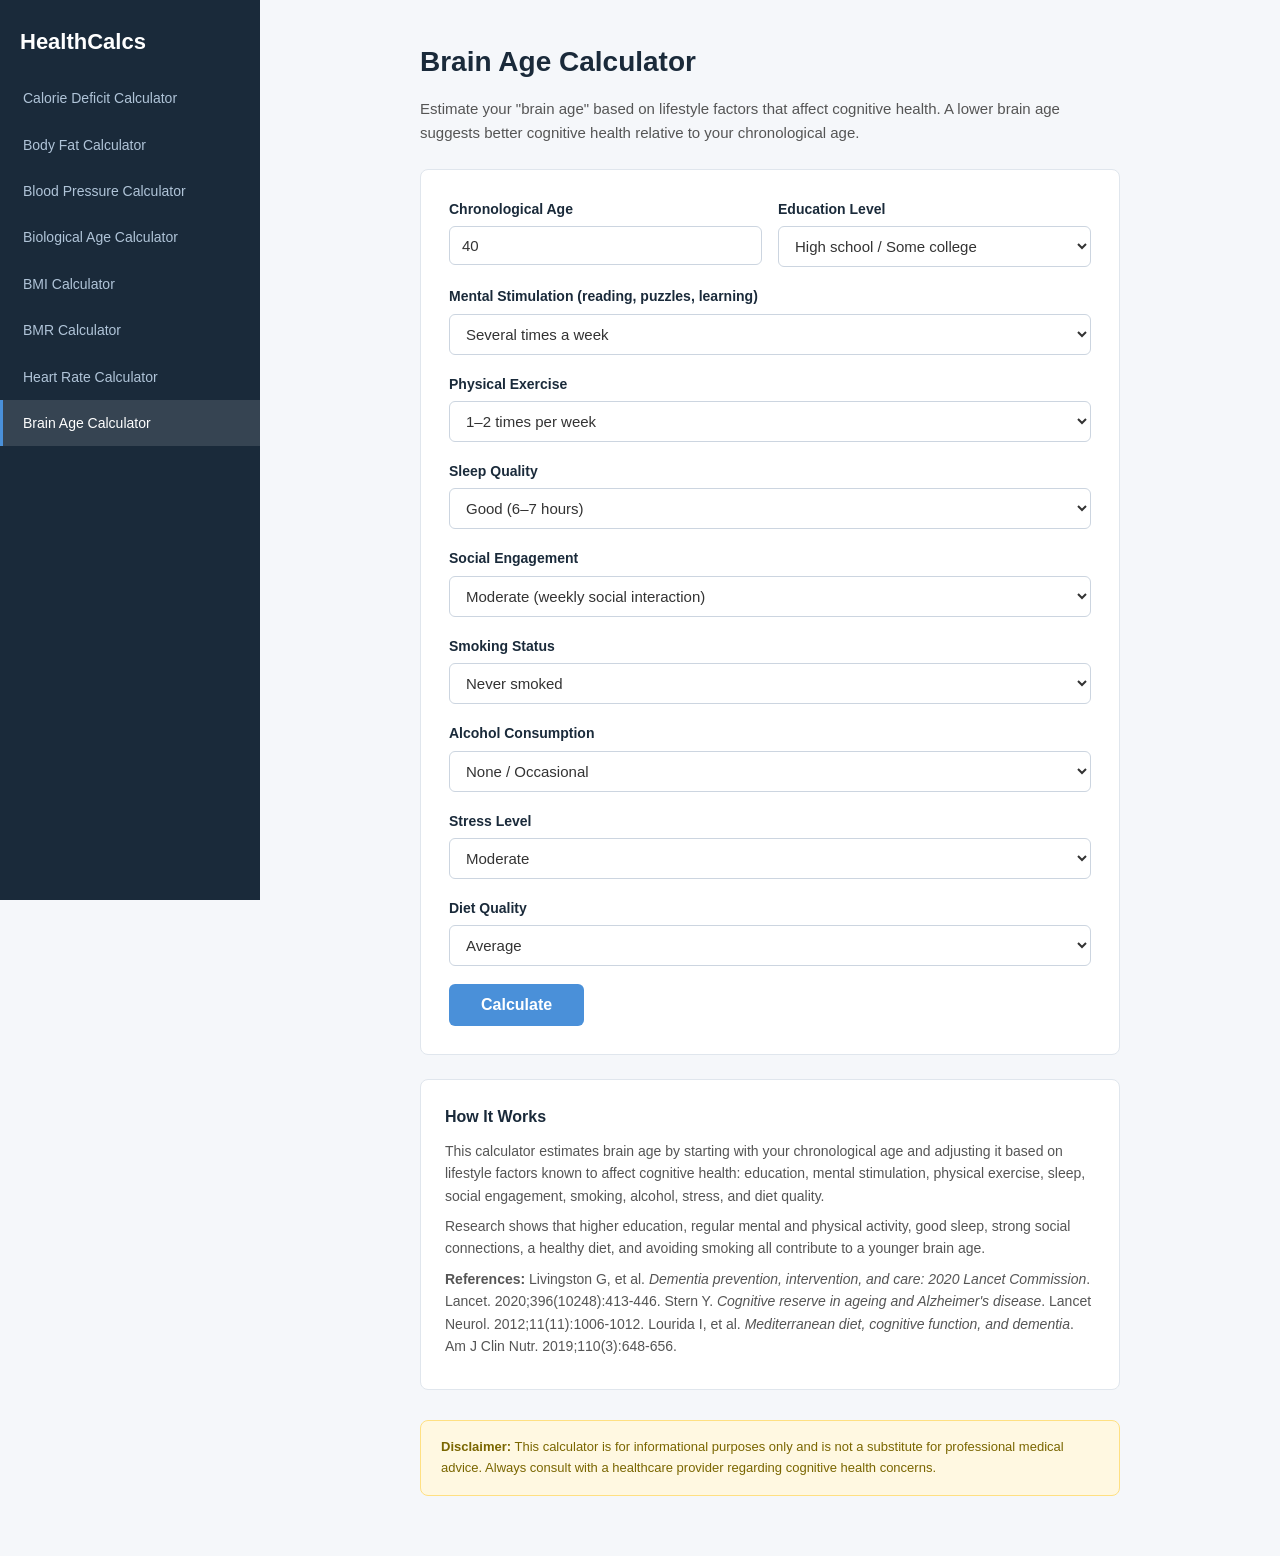
<file: brain-age.html>
<!DOCTYPE html>
<html lang="en">
<head>
    <meta charset="UTF-8">
    <meta name="viewport" content="width=device-width, initial-scale=1.0">
    <title>Brain Age Calculator</title>
    <link rel="stylesheet" href="css/style.css">
</head>
<body>
    <div class="layout">
        <aside class="sidebar">
            <div class="sidebar-header">
                <h1><a href="index.html">HealthCalcs</a></h1>
            </div>
            <nav class="sidebar-nav">
                <ul>
                    <li><a href="calorie-deficit.html">Calorie Deficit Calculator</a></li>
                    <li><a href="body-fat.html">Body Fat Calculator</a></li>
                    <li><a href="blood-pressure.html">Blood Pressure Calculator</a></li>
                    <li><a href="biological-age.html">Biological Age Calculator</a></li>
                    <li><a href="bmi.html">BMI Calculator</a></li>
                    <li><a href="bmr.html">BMR Calculator</a></li>
                    <li><a href="heart-rate.html">Heart Rate Calculator</a></li>
                    <li><a href="brain-age.html" class="active">Brain Age Calculator</a></li>
                </ul>
            </nav>
        </aside>
        <main class="content">
            <div class="content-inner">
                <h2>Brain Age Calculator</h2>
                <p>Estimate your "brain age" based on lifestyle factors that affect cognitive health. A lower brain age suggests better cognitive health relative to your chronological age.</p>

                <form class="calc-form" id="calcForm">
                    <div class="form-row">
                        <div class="form-group">
                            <label>Chronological Age</label>
                            <input type="number" id="age" min="18" max="100" value="40" required>
                        </div>
                        <div class="form-group">
                            <label>Education Level</label>
                            <select id="education">
                                <option value="2">Postgraduate degree</option>
                                <option value="1">University degree</option>
                                <option value="0" selected>High school / Some college</option>
                                <option value="-2">Less than high school</option>
                            </select>
                        </div>
                    </div>
                    <div class="form-group">
                        <label>Mental Stimulation (reading, puzzles, learning)</label>
                        <select id="mental">
                            <option value="2">Daily</option>
                            <option value="0" selected>Several times a week</option>
                            <option value="-1">Occasionally</option>
                            <option value="-3">Rarely / Never</option>
                        </select>
                    </div>
                    <div class="form-group">
                        <label>Physical Exercise</label>
                        <select id="exercise">
                            <option value="2">5+ times per week</option>
                            <option value="1">3–4 times per week</option>
                            <option value="0" selected>1–2 times per week</option>
                            <option value="-2">Rarely / Never</option>
                        </select>
                    </div>
                    <div class="form-group">
                        <label>Sleep Quality</label>
                        <select id="sleep">
                            <option value="2">Excellent (7–8 hours, restful)</option>
                            <option value="0" selected>Good (6–7 hours)</option>
                            <option value="-2">Poor (less than 6 hours or restless)</option>
                        </select>
                    </div>
                    <div class="form-group">
                        <label>Social Engagement</label>
                        <select id="social">
                            <option value="2">Very active (daily social interaction)</option>
                            <option value="0" selected>Moderate (weekly social interaction)</option>
                            <option value="-2">Low (rarely social)</option>
                        </select>
                    </div>
                    <div class="form-group">
                        <label>Smoking Status</label>
                        <select id="smoking">
                            <option value="0" selected>Never smoked</option>
                            <option value="-1">Former smoker</option>
                            <option value="-4">Current smoker</option>
                        </select>
                    </div>
                    <div class="form-group">
                        <label>Alcohol Consumption</label>
                        <select id="alcohol">
                            <option value="0" selected>None / Occasional</option>
                            <option value="-1">Moderate (1–2 drinks/day)</option>
                            <option value="-2">Heavy (3+ drinks/day)</option>
                        </select>
                    </div>
                    <div class="form-group">
                        <label>Stress Level</label>
                        <select id="stress">
                            <option value="1">Low</option>
                            <option value="0" selected>Moderate</option>
                            <option value="-2">High</option>
                        </select>
                    </div>
                    <div class="form-group">
                        <label>Diet Quality</label>
                        <select id="diet">
                            <option value="2">Excellent (Mediterranean-style, lots of fruits/veg/fish)</option>
                            <option value="0" selected>Average</option>
                            <option value="-2">Poor (high processed food, low fruits/veg)</option>
                        </select>
                    </div>
                    <button type="submit" class="btn">Calculate</button>
                </form>

                <div class="result-box" id="result">
                    <h3>Your Results</h3>
                    <div id="resultContent"></div>
                </div>

                <div class="info-box">
                    <h3>How It Works</h3>
                    <p>This calculator estimates brain age by starting with your chronological age and adjusting it based on lifestyle factors known to affect cognitive health: education, mental stimulation, physical exercise, sleep, social engagement, smoking, alcohol, stress, and diet quality.</p>
                    <p>Research shows that higher education, regular mental and physical activity, good sleep, strong social connections, a healthy diet, and avoiding smoking all contribute to a younger brain age.</p>
                    <p><strong>References:</strong> Livingston G, et al. <em>Dementia prevention, intervention, and care: 2020 Lancet Commission</em>. Lancet. 2020;396(10248):413-446. Stern Y. <em>Cognitive reserve in ageing and Alzheimer's disease</em>. Lancet Neurol. 2012;11(11):1006-1012. Lourida I, et al. <em>Mediterranean diet, cognitive function, and dementia</em>. Am J Clin Nutr. 2019;110(3):648-656.</p>
                </div>

                <div class="disclaimer">
                    <p><strong>Disclaimer:</strong> This calculator is for informational purposes only and is not a substitute for professional medical advice. Always consult with a healthcare provider regarding cognitive health concerns.</p>
                </div>
            </div>
        </main>
    </div>
    <script>
    document.getElementById('calcForm').addEventListener('submit', function(e) {
        e.preventDefault();
        var age = parseFloat(document.getElementById('age').value);
        var education = parseFloat(document.getElementById('education').value);
        var mental = parseFloat(document.getElementById('mental').value);
        var exercise = parseFloat(document.getElementById('exercise').value);
        var sleep = parseFloat(document.getElementById('sleep').value);
        var social = parseFloat(document.getElementById('social').value);
        var smoking = parseFloat(document.getElementById('smoking').value);
        var alcohol = parseFloat(document.getElementById('alcohol').value);
        var stress = parseFloat(document.getElementById('stress').value);
        var diet = parseFloat(document.getElementById('diet').value);

        var totalAdj = education + mental + exercise + sleep + social + smoking + alcohol + stress + diet;
        var brainAge = Math.round((age + totalAdj) * 10) / 10;
        brainAge = Math.max(brainAge, 18);

        var diff = brainAge - age;
        var diffText, diffColor;
        if (diff < -1) {
            diffText = Math.abs(diff).toFixed(1) + ' years younger than your chronological age. Excellent cognitive health!';
            diffColor = '#27ae60';
        } else if (diff > 1) {
            diffText = diff.toFixed(1) + ' years older than your chronological age. Consider lifestyle improvements.';
            diffColor = '#e74c3c';
        } else {
            diffText = 'About the same as your chronological age. Keep up healthy habits!';
            diffColor = '#f39c12';
        }

        var html = '<div class="result-label">Your estimated brain age:</div>';
        html += '<div class="big-number">' + brainAge + '</div>';
        html += '<div class="result-label" style="color:' + diffColor + ';">' + diffText + '</div>';
        html += '<table>';
        html += '<tr><th>Factor</th><th>Adjustment</th></tr>';
        html += '<tr><td>Education</td><td>' + (education > 0 ? '+' : '') + education + ' yrs</td></tr>';
        html += '<tr><td>Mental Stimulation</td><td>' + (mental > 0 ? '+' : '') + mental + ' yrs</td></tr>';
        html += '<tr><td>Physical Exercise</td><td>' + (exercise > 0 ? '+' : '') + exercise + ' yrs</td></tr>';
        html += '<tr><td>Sleep</td><td>' + (sleep > 0 ? '+' : '') + sleep + ' yrs</td></tr>';
        html += '<tr><td>Social Engagement</td><td>' + (social > 0 ? '+' : '') + social + ' yrs</td></tr>';
        html += '<tr><td>Smoking</td><td>' + smoking + ' yrs</td></tr>';
        html += '<tr><td>Alcohol</td><td>' + alcohol + ' yrs</td></tr>';
        html += '<tr><td>Stress</td><td>' + (stress > 0 ? '+' : '') + stress + ' yrs</td></tr>';
        html += '<tr><td>Diet</td><td>' + (diet > 0 ? '+' : '') + diet + ' yrs</td></tr>';
        html += '<tr style="font-weight:700;"><td>Total Adjustment</td><td>' + (totalAdj > 0 ? '+' : '') + totalAdj + ' yrs</td></tr>';
        html += '</table>';
        document.getElementById('resultContent').innerHTML = html;
        document.getElementById('result').classList.add('show');
    });
    </script>
</body>
</html>
</file>
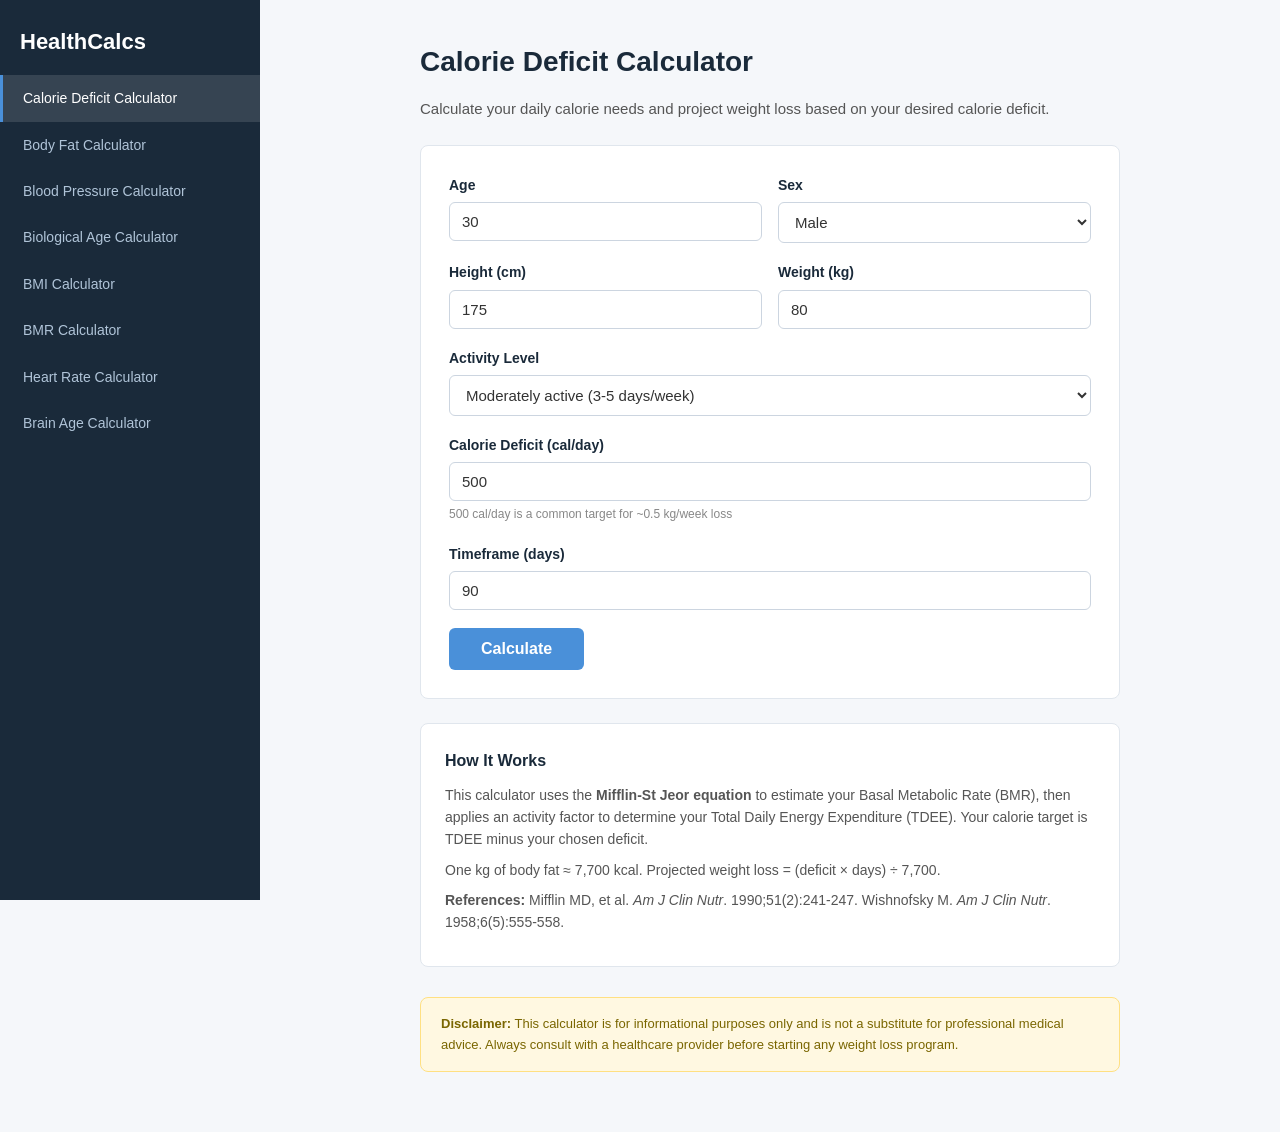
<file: calorie-deficit.html>
<!DOCTYPE html>
<html lang="en">
<head>
    <meta charset="UTF-8">
    <meta name="viewport" content="width=device-width, initial-scale=1.0">
    <title>Calorie Deficit Calculator</title>
    <link rel="stylesheet" href="css/style.css">
</head>
<body>
    <div class="layout">
        <aside class="sidebar">
            <div class="sidebar-header">
                <h1><a href="index.html">HealthCalcs</a></h1>
            </div>
            <nav class="sidebar-nav">
                <ul>
                    <li><a href="calorie-deficit.html" class="active">Calorie Deficit Calculator</a></li>
                    <li><a href="body-fat.html">Body Fat Calculator</a></li>
                    <li><a href="blood-pressure.html">Blood Pressure Calculator</a></li>
                    <li><a href="biological-age.html">Biological Age Calculator</a></li>
                    <li><a href="bmi.html">BMI Calculator</a></li>
                    <li><a href="bmr.html">BMR Calculator</a></li>
                    <li><a href="heart-rate.html">Heart Rate Calculator</a></li>
                    <li><a href="brain-age.html">Brain Age Calculator</a></li>
                </ul>
            </nav>
        </aside>
        <main class="content">
            <div class="content-inner">
                <h2>Calorie Deficit Calculator</h2>
                <p>Calculate your daily calorie needs and project weight loss based on your desired calorie deficit.</p>

                <form class="calc-form" id="calcForm">
                    <div class="form-row">
                        <div class="form-group">
                            <label>Age</label>
                            <input type="number" id="age" min="1" max="120" value="30" required>
                        </div>
                        <div class="form-group">
                            <label>Sex</label>
                            <select id="sex">
                                <option value="male">Male</option>
                                <option value="female">Female</option>
                            </select>
                        </div>
                    </div>
                    <div class="form-row">
                        <div class="form-group">
                            <label>Height (cm)</label>
                            <input type="number" id="height" min="50" max="300" value="175" required>
                        </div>
                        <div class="form-group">
                            <label>Weight (kg)</label>
                            <input type="number" id="weight" min="20" max="500" value="80" step="0.1" required>
                        </div>
                    </div>
                    <div class="form-group">
                        <label>Activity Level</label>
                        <select id="activity">
                            <option value="1.2">Sedentary (little or no exercise)</option>
                            <option value="1.375">Lightly active (1-3 days/week)</option>
                            <option value="1.55" selected>Moderately active (3-5 days/week)</option>
                            <option value="1.725">Very active (6-7 days/week)</option>
                            <option value="1.9">Extra active (physical job + exercise)</option>
                        </select>
                    </div>
                    <div class="form-group">
                        <label>Calorie Deficit (cal/day)</label>
                        <input type="number" id="deficit" min="0" max="2000" value="500" step="50" required>
                        <div class="hint">500 cal/day is a common target for ~0.5 kg/week loss</div>
                    </div>
                    <div class="form-group">
                        <label>Timeframe (days)</label>
                        <input type="number" id="days" min="1" max="365" value="90" required>
                    </div>
                    <button type="submit" class="btn">Calculate</button>
                </form>

                <div class="result-box" id="result">
                    <h3>Your Results</h3>
                    <div id="resultContent"></div>
                </div>

                <div class="info-box">
                    <h3>How It Works</h3>
                    <p>This calculator uses the <strong>Mifflin-St Jeor equation</strong> to estimate your Basal Metabolic Rate (BMR), then applies an activity factor to determine your Total Daily Energy Expenditure (TDEE). Your calorie target is TDEE minus your chosen deficit.</p>
                    <p>One kg of body fat ≈ 7,700 kcal. Projected weight loss = (deficit × days) ÷ 7,700.</p>
                    <p><strong>References:</strong> Mifflin MD, et al. <em>Am J Clin Nutr</em>. 1990;51(2):241-247. Wishnofsky M. <em>Am J Clin Nutr</em>. 1958;6(5):555-558.</p>
                </div>

                <div class="disclaimer">
                    <p><strong>Disclaimer:</strong> This calculator is for informational purposes only and is not a substitute for professional medical advice. Always consult with a healthcare provider before starting any weight loss program.</p>
                </div>
            </div>
        </main>
    </div>
    <script>
    document.getElementById('calcForm').addEventListener('submit', function(e) {
        e.preventDefault();
        var age = parseFloat(document.getElementById('age').value);
        var sex = document.getElementById('sex').value;
        var height = parseFloat(document.getElementById('height').value);
        var weight = parseFloat(document.getElementById('weight').value);
        var activity = parseFloat(document.getElementById('activity').value);
        var deficit = parseFloat(document.getElementById('deficit').value);
        var days = parseFloat(document.getElementById('days').value);

        var bmr;
        if (sex === 'male') {
            bmr = 10 * weight + 6.25 * height - 5 * age + 5;
        } else {
            bmr = 10 * weight + 6.25 * height - 5 * age - 161;
        }
        var tdee = bmr * activity;
        var calorieTarget = tdee - deficit;
        var totalDeficit = deficit * days;
        var weightLoss = totalDeficit / 7700;

        var html = '<div class="result-label">Your TDEE (maintenance calories):</div>';
        html += '<div class="big-number">' + Math.round(tdee) + ' cal/day</div>';
        html += '<table>';
        html += '<tr><th>Metric</th><th>Value</th></tr>';
        html += '<tr><td>BMR (Basal Metabolic Rate)</td><td>' + Math.round(bmr) + ' cal/day</td></tr>';
        html += '<tr><td>TDEE (Total Daily Energy Expenditure)</td><td>' + Math.round(tdee) + ' cal/day</td></tr>';
        html += '<tr><td>Daily Calorie Target (with deficit)</td><td>' + Math.round(calorieTarget) + ' cal/day</td></tr>';
        html += '<tr><td>Projected Weight Loss in ' + days + ' days</td><td>' + weightLoss.toFixed(1) + ' kg</td></tr>';
        html += '<tr><td>Daily Deficit</td><td>' + deficit + ' cal/day</td></tr>';
        html += '</table>';
        if (calorieTarget < 1200 && sex === 'female') {
            html += '<p style="margin-top:12px;color:#c0392b;font-size:13px;"><strong>Warning:</strong> Your calorie target is below 1,200 cal/day, which is generally not recommended for women without medical supervision.</p>';
        }
        if (calorieTarget < 1500 && sex === 'male') {
            html += '<p style="margin-top:12px;color:#c0392b;font-size:13px;"><strong>Warning:</strong> Your calorie target is below 1,500 cal/day, which is generally not recommended for men without medical supervision.</p>';
        }
        document.getElementById('resultContent').innerHTML = html;
        document.getElementById('result').classList.add('show');
    });
    </script>
</body>
</html>
</file>
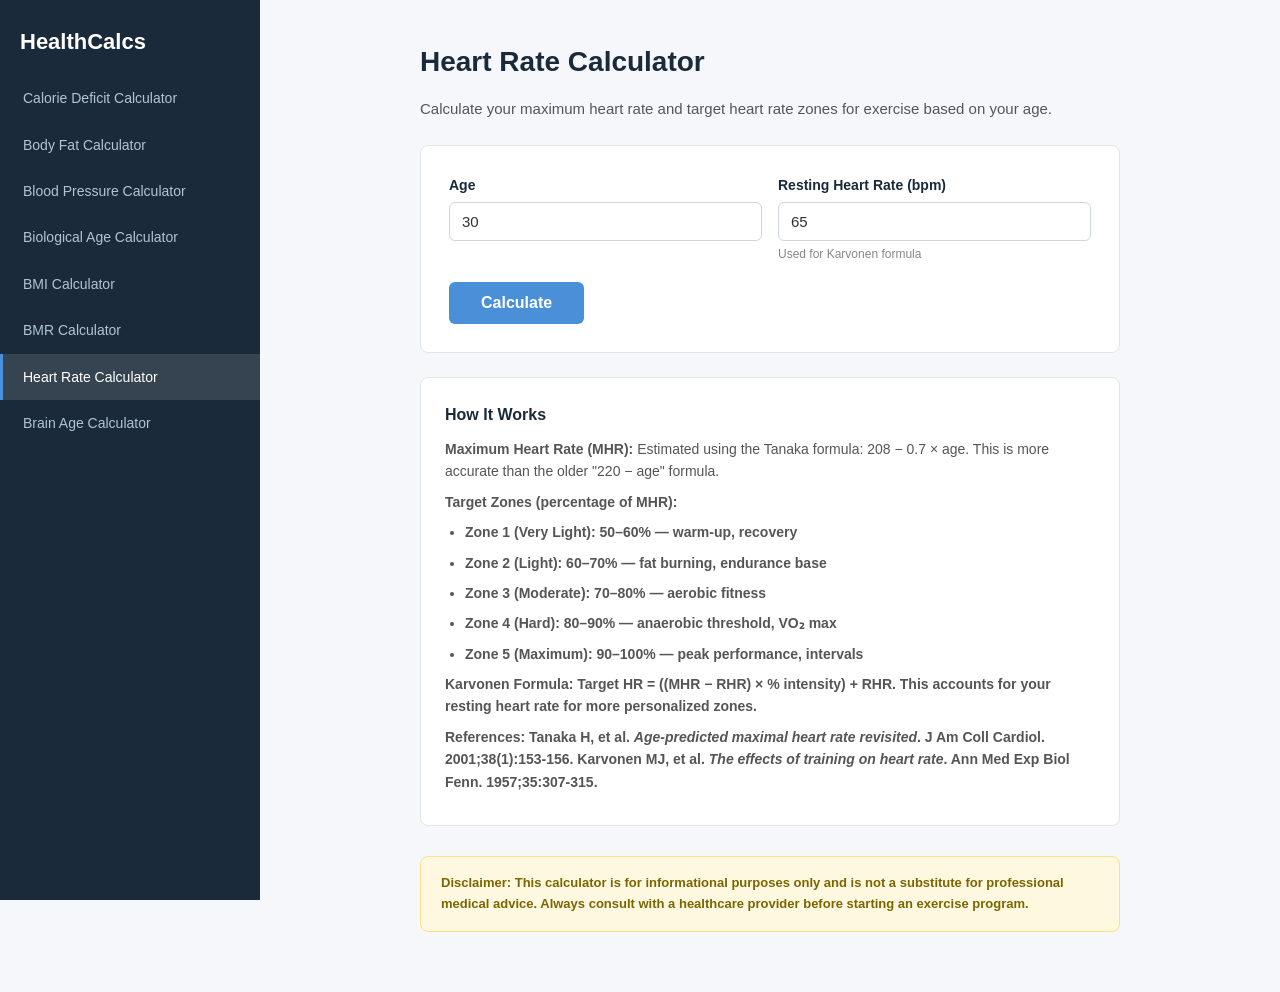
<file: heart-rate.html>
<!DOCTYPE html>
<html lang="en">
<head>
    <meta charset="UTF-8">
    <meta name="viewport" content="width=device-width, initial-scale=1.0">
    <title>Heart Rate Calculator</title>
    <link rel="stylesheet" href="css/style.css">
</head>
<body>
    <div class="layout">
        <aside class="sidebar">
            <div class="sidebar-header">
                <h1><a href="index.html">HealthCalcs</a></h1>
            </div>
            <nav class="sidebar-nav">
                <ul>
                    <li><a href="calorie-deficit.html">Calorie Deficit Calculator</a></li>
                    <li><a href="body-fat.html">Body Fat Calculator</a></li>
                    <li><a href="blood-pressure.html">Blood Pressure Calculator</a></li>
                    <li><a href="biological-age.html">Biological Age Calculator</a></li>
                    <li><a href="bmi.html">BMI Calculator</a></li>
                    <li><a href="bmr.html">BMR Calculator</a></li>
                    <li><a href="heart-rate.html" class="active">Heart Rate Calculator</a></li>
                    <li><a href="brain-age.html">Brain Age Calculator</a></li>
                </ul>
            </nav>
        </aside>
        <main class="content">
            <div class="content-inner">
                <h2>Heart Rate Calculator</h2>
                <p>Calculate your maximum heart rate and target heart rate zones for exercise based on your age.</p>

                <form class="calc-form" id="calcForm">
                    <div class="form-row">
                        <div class="form-group">
                            <label>Age</label>
                            <input type="number" id="age" min="1" max="120" value="30" required>
                        </div>
                        <div class="form-group">
                            <label>Resting Heart Rate (bpm)</label>
                            <input type="number" id="rhr" min="30" max="150" value="65" required>
                            <div class="hint">Used for Karvonen formula</div>
                        </div>
                    </div>
                    <button type="submit" class="btn">Calculate</button>
                </form>

                <div class="result-box" id="result">
                    <h3>Your Results</h3>
                    <div id="resultContent"></div>
                </div>

                <div class="info-box">
                    <h3>How It Works</h3>
                    <p><strong>Maximum Heart Rate (MHR):</strong> Estimated using the Tanaka formula: 208 − 0.7 × age. This is more accurate than the older "220 − age" formula.</p>
                    <p><strong>Target Zones (percentage of MHR):</p>
                    <ul>
                        <li><strong>Zone 1 (Very Light):</strong> 50–60% — warm-up, recovery</li>
                        <li><strong>Zone 2 (Light):</strong> 60–70% — fat burning, endurance base</li>
                        <li><strong>Zone 3 (Moderate):</strong> 70–80% — aerobic fitness</li>
                        <li><strong>Zone 4 (Hard):</strong> 80–90% — anaerobic threshold, VO₂ max</li>
                        <li><strong>Zone 5 (Maximum):</strong> 90–100% — peak performance, intervals</li>
                    </ul>
                    <p><strong>Karvonen Formula:</strong> Target HR = ((MHR − RHR) × % intensity) + RHR. This accounts for your resting heart rate for more personalized zones.</p>
                    <p><strong>References:</strong> Tanaka H, et al. <em>Age-predicted maximal heart rate revisited</em>. J Am Coll Cardiol. 2001;38(1):153-156. Karvonen MJ, et al. <em>The effects of training on heart rate</em>. Ann Med Exp Biol Fenn. 1957;35:307-315.</p>
                </div>

                <div class="disclaimer">
                    <p><strong>Disclaimer:</strong> This calculator is for informational purposes only and is not a substitute for professional medical advice. Always consult with a healthcare provider before starting an exercise program.</p>
                </div>
            </div>
        </main>
    </div>
    <script>
    document.getElementById('calcForm').addEventListener('submit', function(e) {
        e.preventDefault();
        var age = parseFloat(document.getElementById('age').value);
        var rhr = parseFloat(document.getElementById('rhr').value);

        var mhr = 208 - 0.7 * age;
        var mhrOld = 220 - age;
        var hrr = mhr - rhr;

        var zones = [
            { name: 'Zone 1 — Very Light (50–60%)', min: 0.50, max: 0.60 },
            { name: 'Zone 2 — Light (60–70%)', min: 0.60, max: 0.70 },
            { name: 'Zone 3 — Moderate (70–80%)', min: 0.70, max: 0.80 },
            { name: 'Zone 4 — Hard (80–90%)', min: 0.80, max: 0.90 },
            { name: 'Zone 5 — Maximum (90–100%)', min: 0.90, max: 1.00 }
        ];

        var html = '<div class="result-label">Your Maximum Heart Rate (MHR):</div>';
        html += '<div class="big-number">' + Math.round(mhr) + ' bpm</div>';
        html += '<table>';
        html += '<tr><th>Zone</th><th>% of MHR</th><th>BPM Range</th><th>Karvonen BPM</th></tr>';
        zones.forEach(function(z) {
            var minBpm = Math.round(mhr * z.min);
            var maxBpm = Math.round(mhr * z.max);
            var minKarv = Math.round(hrr * z.min + rhr);
            var maxKarv = Math.round(hrr * z.max + rhr);
            html += '<tr><td>' + z.name + '</td><td>' + Math.round(z.min*100) + '–' + Math.round(z.max*100) + '%</td><td>' + minBpm + '–' + maxBpm + '</td><td>' + minKarv + '–' + maxKarv + '</td></tr>';
        });
        html += '</table>';
        html += '<p style="margin-top:12px;font-size:14px;color:#555;">Old formula (220 − age) gives: <strong>' + Math.round(mhrOld) + ' bpm</strong>. The Tanaka formula (used above) is more accurate.</p>';
        document.getElementById('resultContent').innerHTML = html;
        document.getElementById('result').classList.add('show');
    });
    </script>
</body>
</html>
</file>
<file: css/style.css>
/* ===== Base Reset & Layout ===== */
* { margin: 0; padding: 0; box-sizing: border-box; }

body {
    font-family: -apple-system, BlinkMacSystemFont, 'Segoe UI', Roboto, 'Helvetica Neue', Arial, sans-serif;
    font-size: 15px;
    line-height: 1.6;
    color: #333;
    background: #f5f7fa;
}

.layout {
    display: flex;
    min-height: 100vh;
}

/* ===== Sidebar ===== */
.sidebar {
    width: 260px;
    background: #1a2a3a;
    color: #fff;
    flex-shrink: 0;
    position: fixed;
    top: 0;
    left: 0;
    bottom: 0;
    overflow-y: auto;
    z-index: 100;
}

.sidebar-header h1 {
    padding: 24px 20px 16px;
    font-size: 22px;
    font-weight: 700;
}

.sidebar-header h1 a {
    color: #fff;
    text-decoration: none;
}

.sidebar-nav ul {
    list-style: none;
}

.sidebar-nav li a {
    display: block;
    padding: 12px 20px;
    color: #b0c4d8;
    text-decoration: none;
    font-size: 14px;
    border-left: 3px solid transparent;
    transition: background 0.15s, color 0.15s;
}

.sidebar-nav li a:hover {
    background: rgba(255,255,255,0.08);
    color: #fff;
}

.sidebar-nav li a.active {
    background: rgba(255,255,255,0.12);
    border-left-color: #4a90d9;
    color: #fff;
}

/* ===== Content ===== */
.content {
    flex: 1;
    margin-left: 260px;
    padding: 0;
}

.content-inner {
    max-width: 760px;
    margin: 0 auto;
    padding: 40px 30px 60px;
}

.content-inner h2 {
    font-size: 28px;
    margin-bottom: 12px;
    color: #1a2a3a;
}

.content-inner > p {
    margin-bottom: 24px;
    color: #555;
}

/* ===== Cards (home page) ===== */
.card-grid {
    display: grid;
    grid-template-columns: repeat(auto-fill, minmax(220px, 1fr));
    gap: 16px;
    margin-bottom: 30px;
}

.card {
    display: block;
    background: #fff;
    border: 1px solid #e0e6ed;
    border-radius: 8px;
    padding: 20px;
    text-decoration: none;
    color: inherit;
    transition: box-shadow 0.15s, border-color 0.15s;
}

.card:hover {
    box-shadow: 0 2px 12px rgba(0,0,0,0.08);
    border-color: #b0c4d8;
}

.card h3 {
    font-size: 16px;
    color: #1a2a3a;
    margin-bottom: 6px;
}

.card p {
    font-size: 13px;
    color: #777;
}

/* ===== Calculator Forms ===== */
.calc-form {
    background: #fff;
    border: 1px solid #e0e6ed;
    border-radius: 8px;
    padding: 28px;
    margin-bottom: 24px;
}

.form-group {
    margin-bottom: 18px;
}

.form-group label {
    display: block;
    font-weight: 600;
    margin-bottom: 6px;
    color: #1a2a3a;
    font-size: 14px;
}

.form-group .hint {
    font-weight: 400;
    color: #888;
    font-size: 12px;
    margin-top: 4px;
}

.form-group input,
.form-group select {
    width: 100%;
    padding: 10px 12px;
    border: 1px solid #ccd5e0;
    border-radius: 6px;
    font-size: 15px;
    font-family: inherit;
    color: #333;
    background: #fff;
}

.form-group input:focus,
.form-group select:focus {
    outline: none;
    border-color: #4a90d9;
    box-shadow: 0 0 0 2px rgba(74,144,217,0.15);
}

.form-row {
    display: flex;
    gap: 16px;
}

.form-row .form-group {
    flex: 1;
}

.radio-group {
    display: flex;
    gap: 20px;
}

.radio-group label {
    display: flex;
    align-items: center;
    gap: 6px;
    font-weight: 400;
    cursor: pointer;
}

.radio-group input[type="radio"] {
    width: auto;
}

.btn {
    display: inline-block;
    background: #4a90d9;
    color: #fff;
    border: none;
    padding: 12px 32px;
    border-radius: 6px;
    font-size: 16px;
    font-weight: 600;
    cursor: pointer;
    transition: background 0.15s;
}

.btn:hover {
    background: #3a7bc8;
}

.btn:active {
    background: #2d6ab0;
}

/* ===== Results ===== */
.result-box {
    background: #eef4fb;
    border: 1px solid #c5d9ee;
    border-radius: 8px;
    padding: 24px;
    margin-bottom: 24px;
    display: none;
}

.result-box.show {
    display: block;
}

.result-box h3 {
    font-size: 18px;
    color: #1a2a3a;
    margin-bottom: 12px;
}

.result-box .big-number {
    font-size: 42px;
    font-weight: 700;
    color: #4a90d9;
    margin: 8px 0;
}

.result-box .result-label {
    font-size: 14px;
    color: #666;
}

.result-box table {
    width: 100%;
    border-collapse: collapse;
    margin-top: 16px;
}

.result-box table th,
.result-box table td {
    text-align: left;
    padding: 8px 12px;
    border-bottom: 1px solid #d5e0ee;
    font-size: 14px;
}

.result-box table th {
    color: #1a2a3a;
    font-weight: 600;
}

.result-box table td:last-child {
    text-align: right;
    font-weight: 600;
}

/* ===== Info / References ===== */
.info-box {
    background: #fff;
    border: 1px solid #e0e6ed;
    border-radius: 8px;
    padding: 24px;
    margin-bottom: 24px;
}

.info-box h3 {
    font-size: 16px;
    color: #1a2a3a;
    margin-bottom: 10px;
}

.info-box p,
.info-box li {
    font-size: 14px;
    color: #555;
    margin-bottom: 8px;
}

.info-box ul {
    padding-left: 20px;
}

.info-box a {
    color: #4a90d9;
}

/* ===== Disclaimer ===== */
.disclaimer {
    background: #fff8e1;
    border: 1px solid #ffe082;
    border-radius: 8px;
    padding: 16px 20px;
    margin-top: 30px;
}

.disclaimer p {
    font-size: 13px;
    color: #7a6600;
}

/* ===== Mobile ===== */
@media (max-width: 768px) {
    .sidebar {
        position: relative;
        width: 100%;
        height: auto;
    }
    .content {
        margin-left: 0;
    }
    .layout {
        flex-direction: column;
    }
    .form-row {
        flex-direction: column;
        gap: 0;
    }
}
</file>
